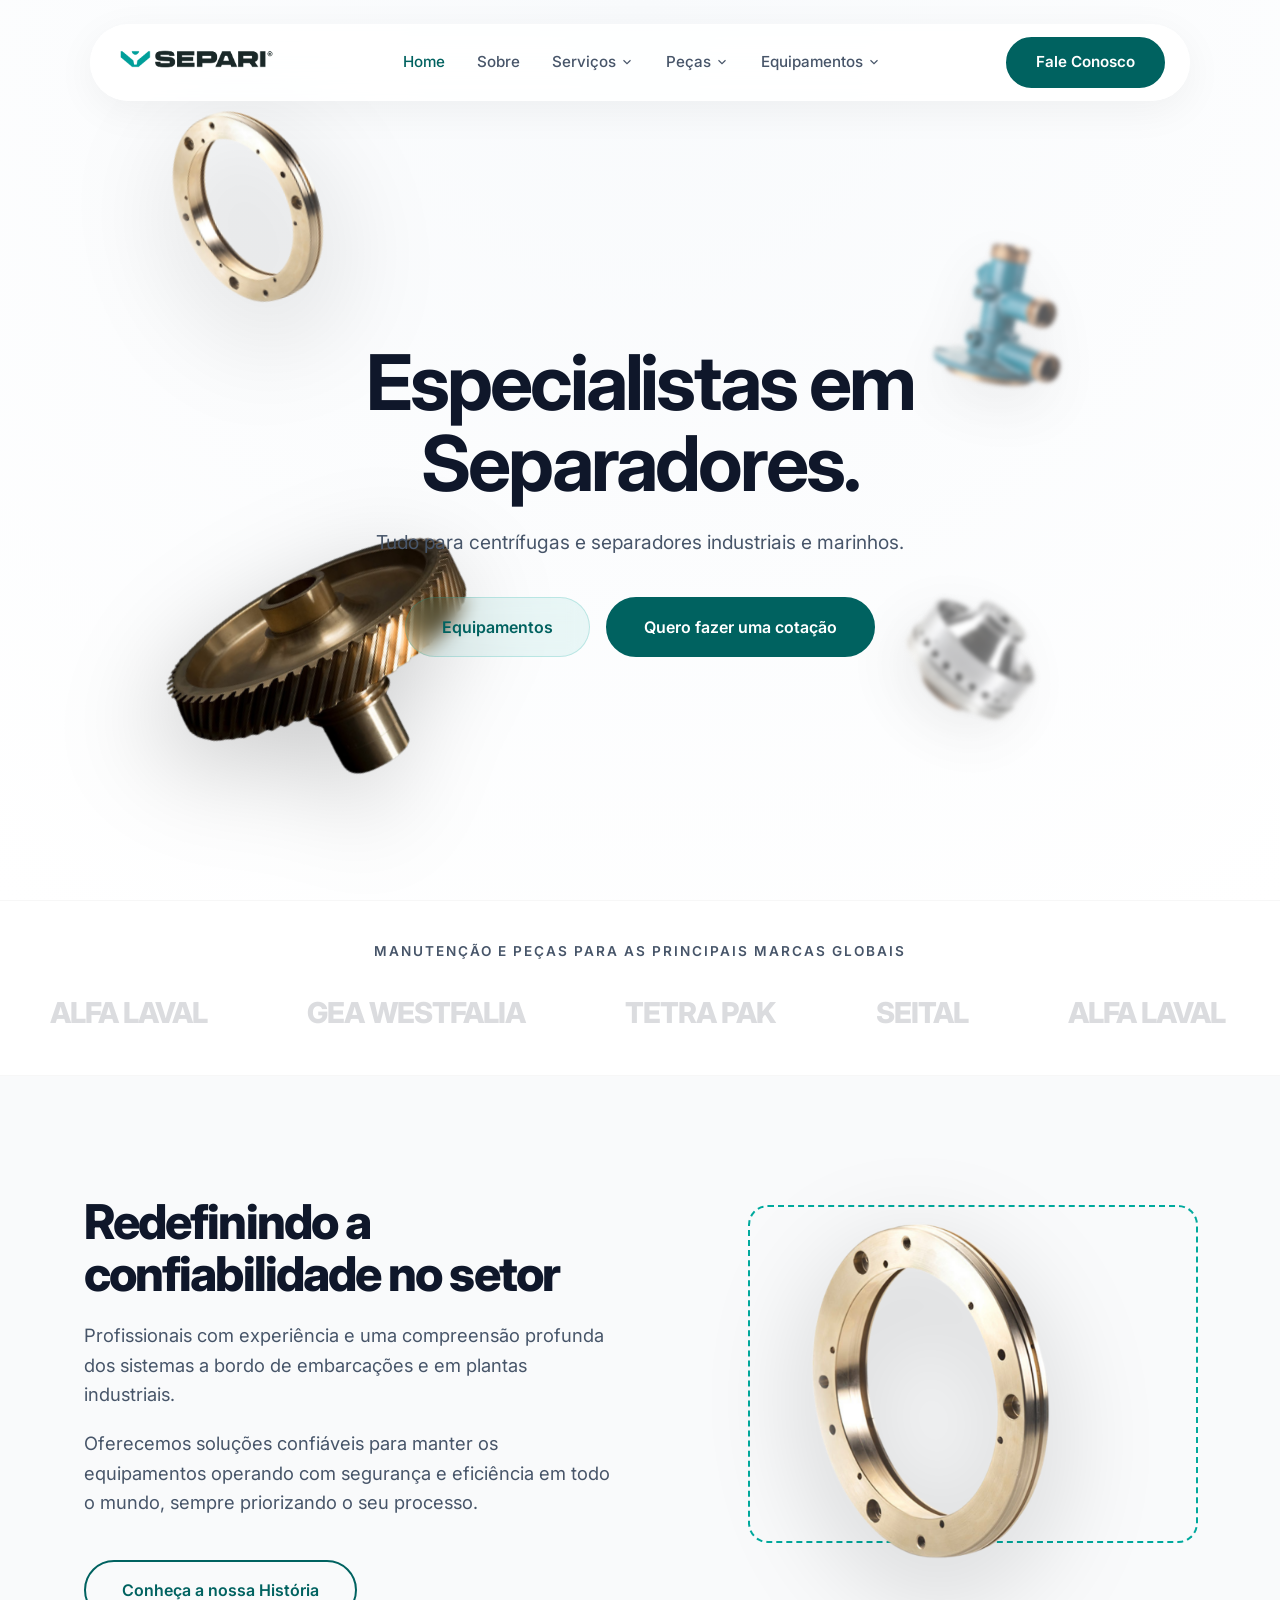
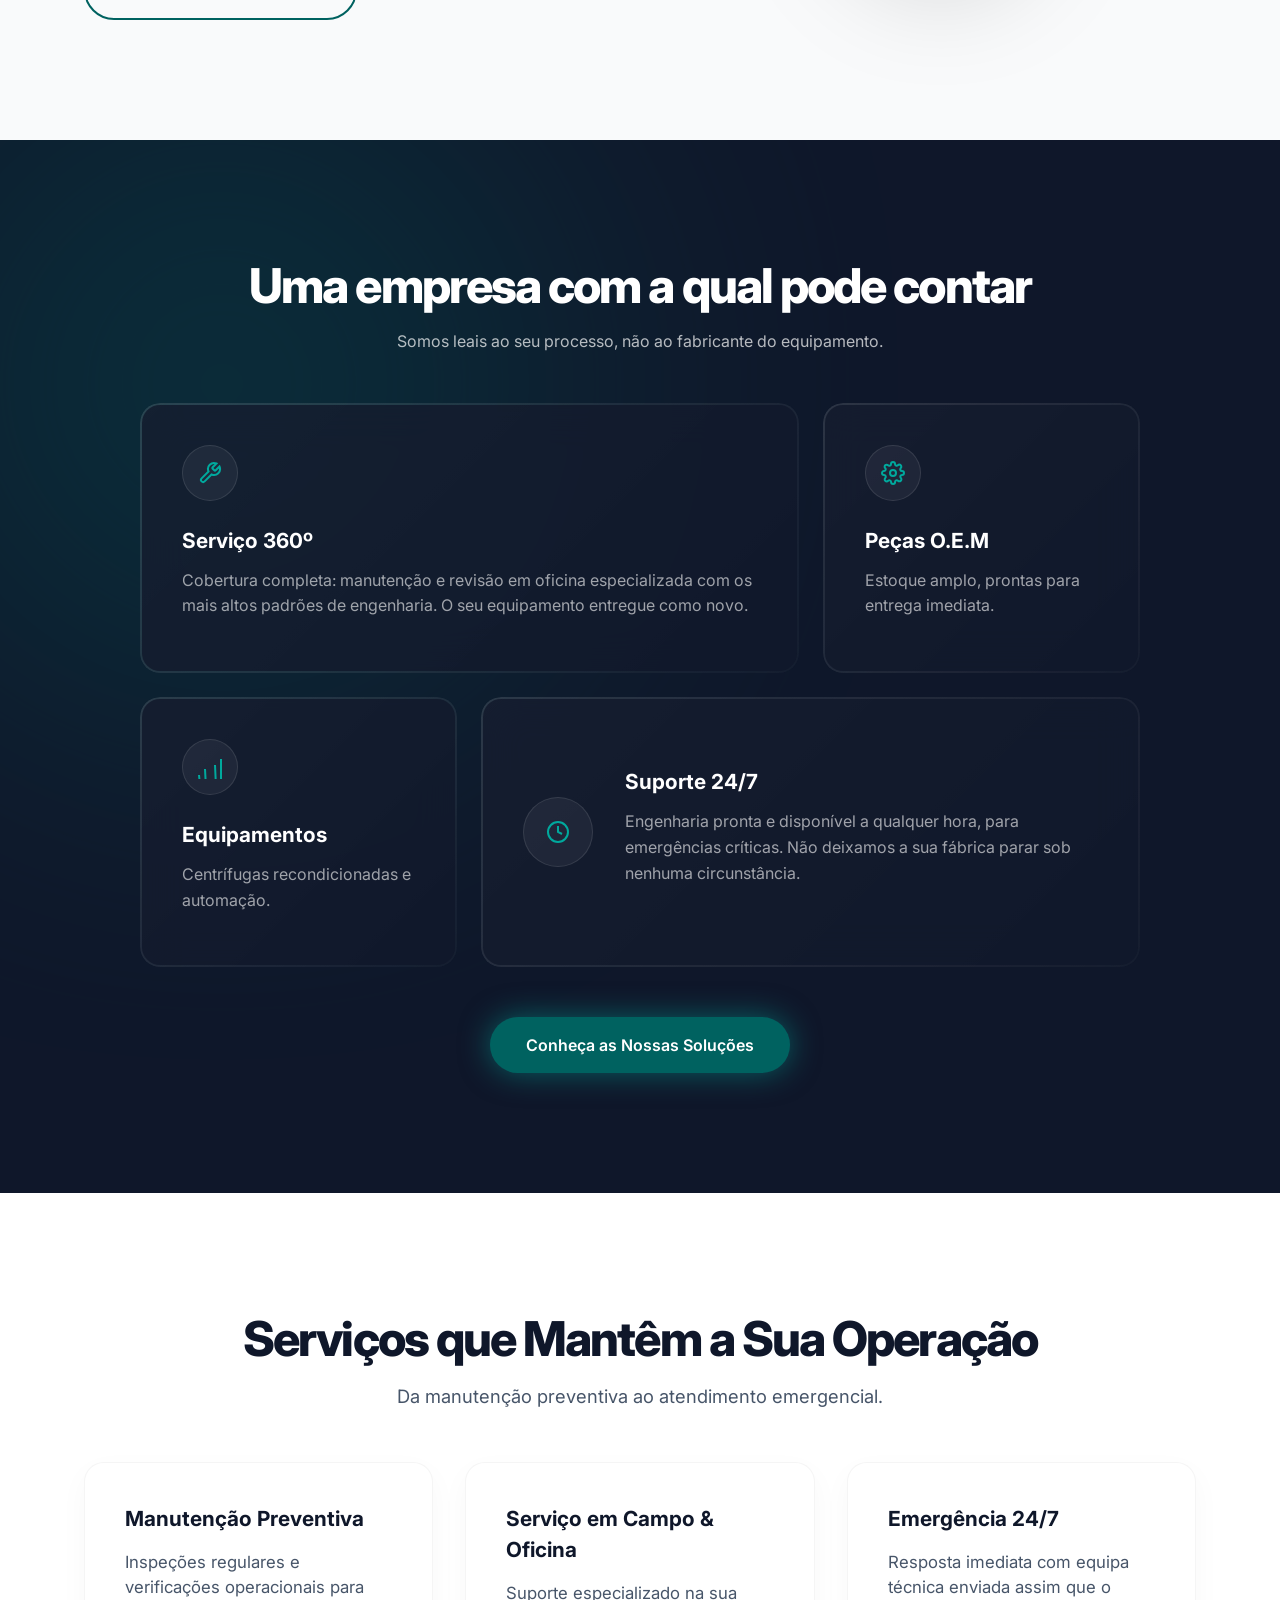
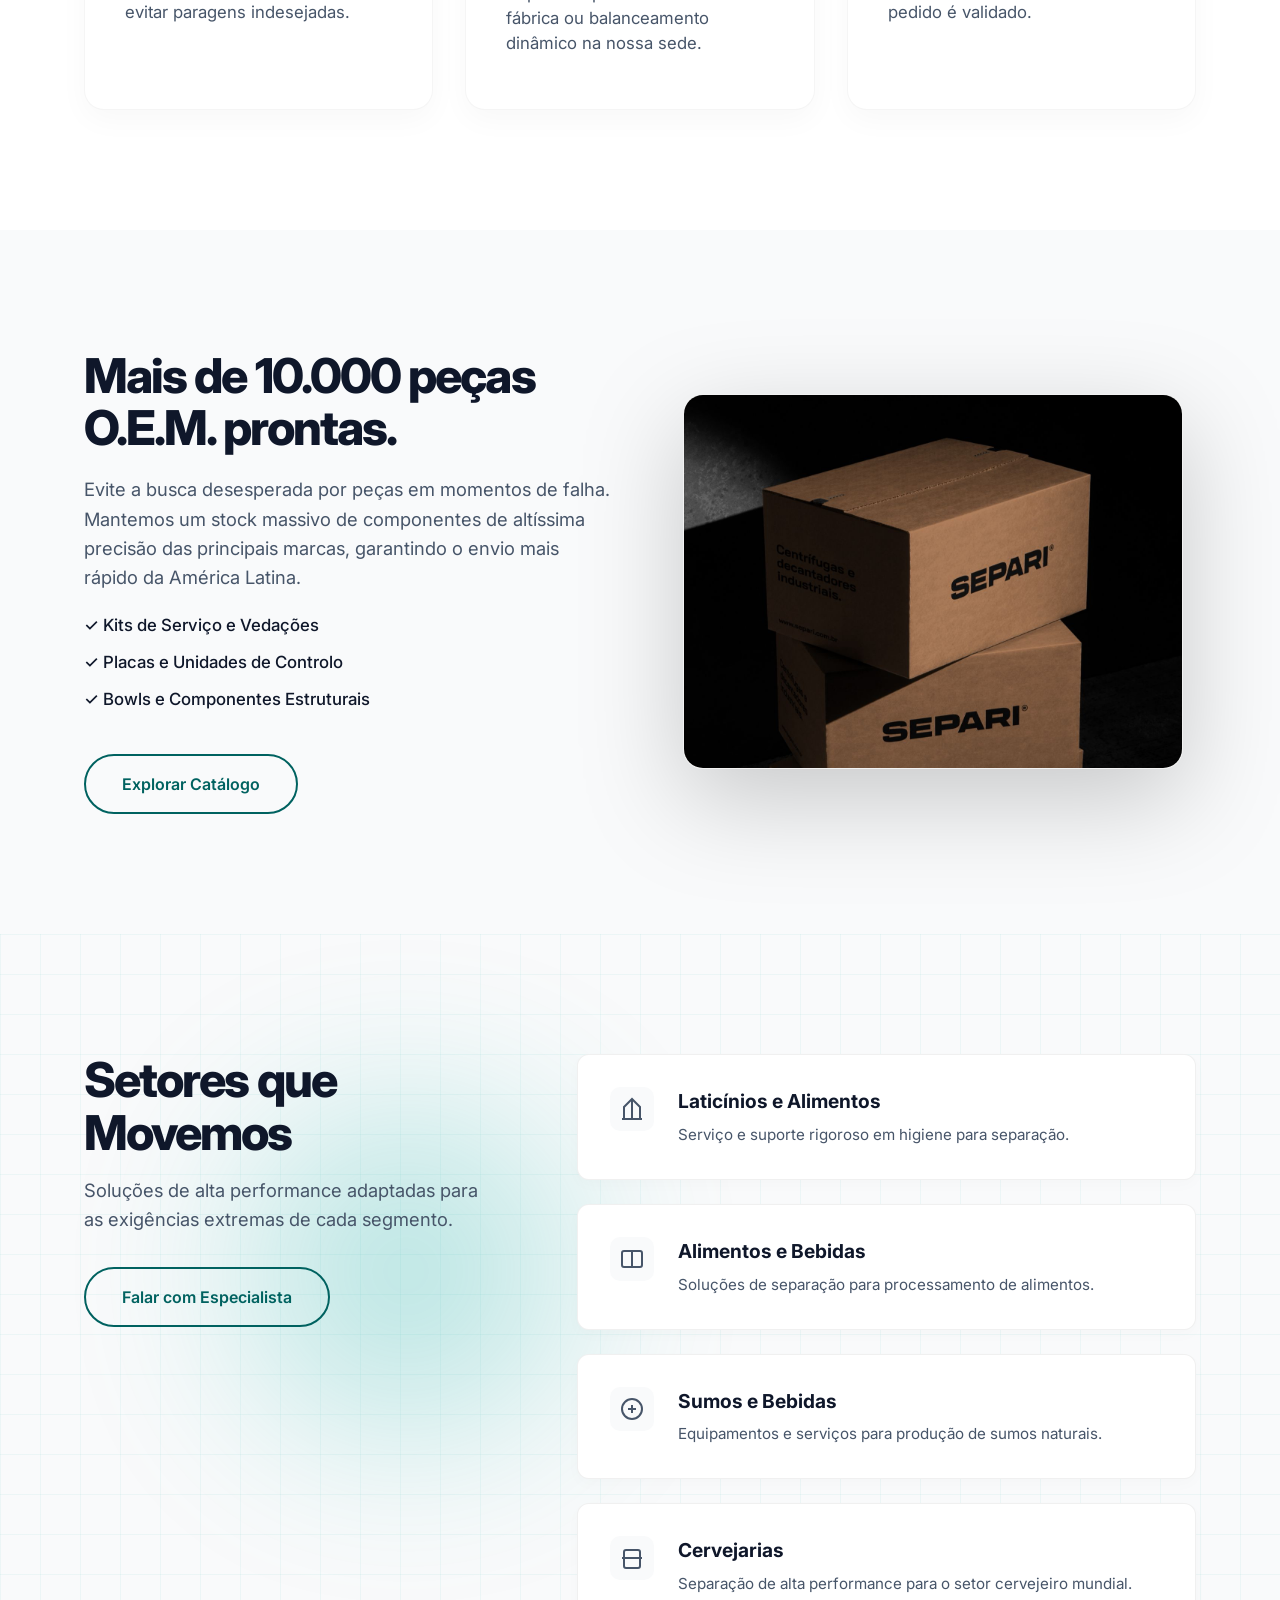
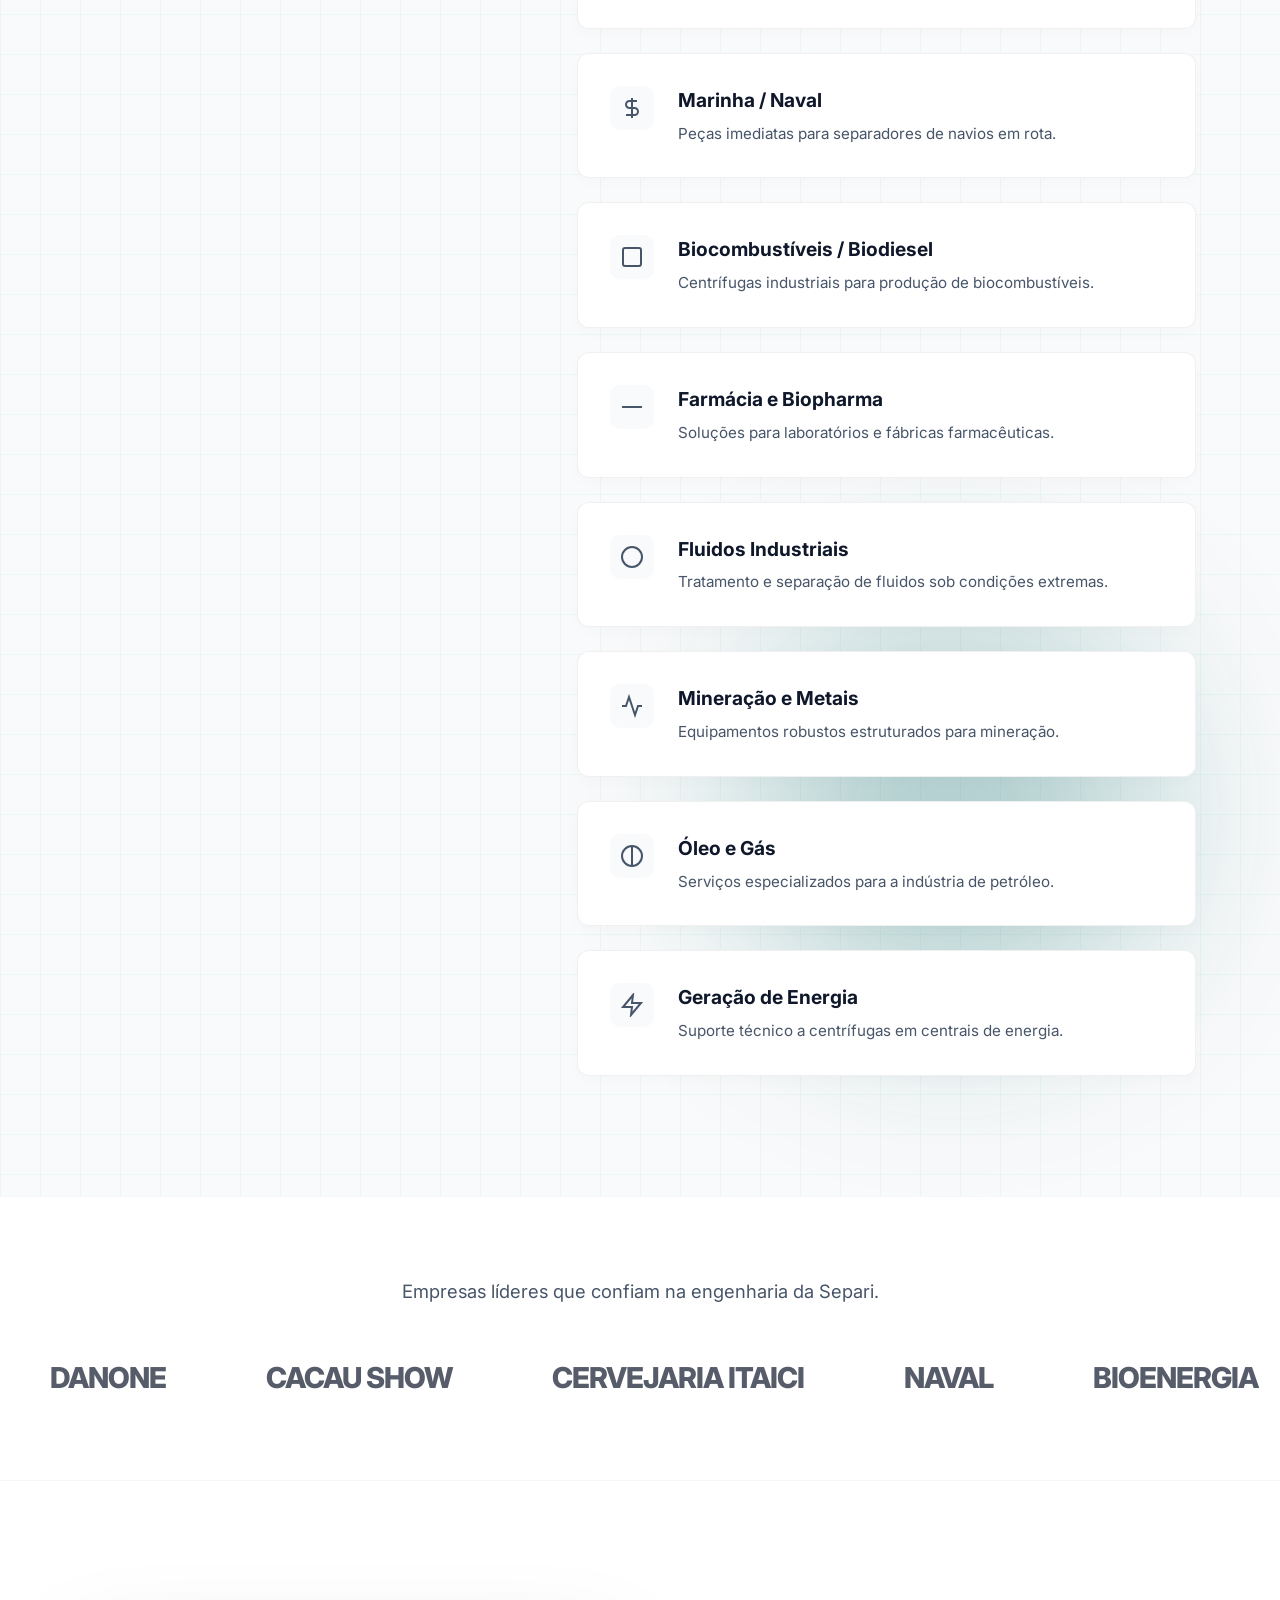
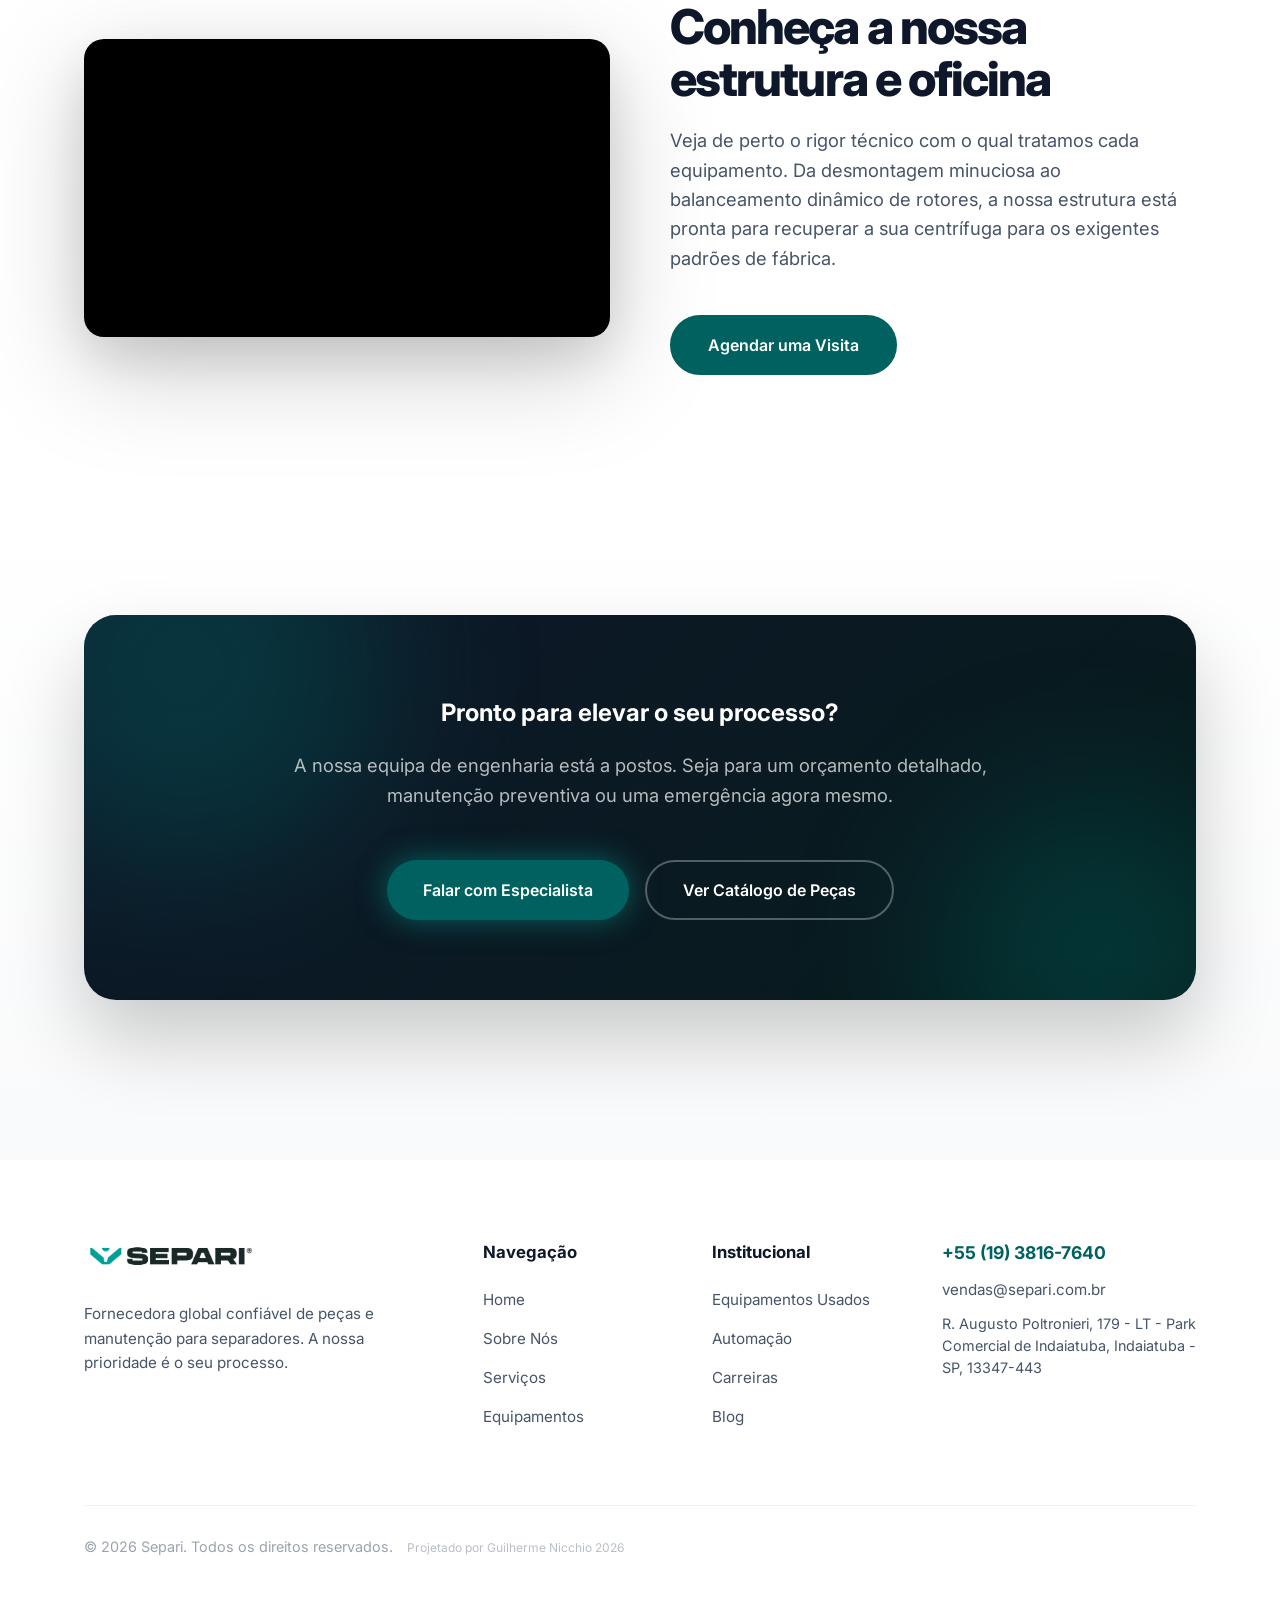
<file: index.html>
<!DOCTYPE html>
<html lang="pt-BR">
<head>
    <meta charset="UTF-8">
    <meta name="viewport" content="width=device-width, initial-scale=1.0">
    <title>Separi</title>
    <link href="https://fonts.googleapis.com/css2?family=Inter:wght@300;400;500;600;700;800&display=swap" rel="stylesheet">
    <link rel="stylesheet" href="style.css">
</head>
<body>

    <header class="navbar-wrapper">
        <div class="navbar" id="main-nav">
            <div class="logo">
                <a href="index.html"><img src="Separi-logo1.png" alt="Separi Logo"></a>
            </div>
            
            <nav class="nav-links" id="nav-links">
                <a href="index.html" class="nav-item" style="color: var(--teal-dark);">Home</a>
                <a href="sobre.html" class="nav-item">Sobre</a>
                
                <div class="dropdown">
                    <div class="nav-item dropdown-toggle">
                        <a href="servicos.html">Serviços</a>
                        <svg width="14" height="14" viewBox="0 0 24 24" fill="none" stroke="currentColor" stroke-width="2" class="caret"><polyline points="6 9 12 15 18 9"></polyline></svg>
                    </div>
                    <div class="dropdown-menu">
                        <a href="servicos.html#preventiva">Manutenção Preventiva</a>
                        <a href="servicos.html#revisao">Revisão Geral</a>
                        <a href="servicos.html#campo-oficina">Campo & Oficina</a>
                        <a href="servicos.html#emergencia">Emergência 24/7</a>
                    </div>
                </div>

                <div class="dropdown">
                    <div class="nav-item dropdown-toggle">
                        <a href="equipamentos.html#pecas">Peças</a>
                        <svg width="14" height="14" viewBox="0 0 24 24" fill="none" stroke="currentColor" stroke-width="2" class="caret"><polyline points="6 9 12 15 18 9"></polyline></svg>
                    </div>
                    <div class="dropdown-menu">
                        <a href="equipamentos.html#pecas">Alfa Laval</a>
                        <a href="equipamentos.html#pecas">GEA Westfalia</a>
                        <a href="equipamentos.html#pecas">Tetra Pak</a>
                        <a href="equipamentos.html#pecas">Seital</a>
                    </div>
                </div>
                
                <div class="dropdown">
                    <div class="nav-item dropdown-toggle">
                        <a href="equipamentos.html">Equipamentos</a>
                        <svg width="14" height="14" viewBox="0 0 24 24" fill="none" stroke="currentColor" stroke-width="2" class="caret"><polyline points="6 9 12 15 18 9"></polyline></svg>
                    </div>
                    <div class="dropdown-menu">
                        <a href="equipamentos.html#recondicionados">Recondicionados</a>
                        <a href="equipamentos.html#locacao">Locação de Bowls</a>
                        <a href="equipamentos.html#automacao">Automação</a>
                    </div>
                </div>

                <a href="https://wa.me/551938167640" target="_blank" class="btn btn-primary btn-sm mobile-only-btn">Fale Conosco</a>
            </nav>

            <div class="nav-actions">
                <a href="https://wa.me/551938167640" target="_blank" class="btn btn-primary btn-sm desktop-only-btn">Fale Conosco</a>
            </div>

            <div class="menu-toggle" id="mobile-menu">
                <span class="bar"></span>
                <span class="bar"></span>
                <span class="bar"></span>
            </div>
        </div>
    </header>

    <section id="home" class="hero">
        <div class="parallax-wrapper wrap-a parallax" data-speed="-1.2">
            <img src="5.jpg" alt="Peça 1" class="floating-img float-1 shadow-deep" style="border-radius: 50%;">
        </div>
        <div class="parallax-wrapper wrap-b parallax" data-speed="1.5">
            <img src="4.png" alt="Peça 2" class="floating-img float-2 shadow-deep blur-sm">
        </div>
        <div class="parallax-wrapper wrap-c parallax" data-speed="-1.8">
            <img src="2.png" alt="Peça 3" class="floating-img float-3 shadow-deep">
        </div>

        <div class="parallax-wrapper wrap-e parallax" data-speed="0.8">
            <img src="3.png" alt="Peça Decorativa" class="floating-img float-1 shadow-deep blur-sm">
        </div>

        <div class="container hero-content">
            <div class="hero-text reveal">
                <h1>Especialistas em Separadores.</h1>
                <p>Tudo para centrífugas e separadores industriais e marinhos.</p>
                <div class="hero-ctas mt-20">
                    <a href="equipamentos.html" class="btn btn-glass highlight">Equipamentos</a>
                    <a href="https://wa.me/551938167640" target="_blank" class="btn btn-primary">Quero fazer uma cotação</a>
                </div>
            </div>
        </div>
    </section>

    <section class="brands-carousel">
        <div class="container">
            <p class="carousel-title reveal">Manutenção e peças para as principais marcas globais</p>
        </div>
        <div class="carousel-track-container reveal">
            <div class="carousel-track">
                <div class="carousel-content">
                    <div class="brand-item">ALFA LAVAL</div>
                    <div class="brand-item">GEA WESTFALIA</div>
                    <div class="brand-item">TETRA PAK</div>
                    <div class="brand-item">SEITAL</div>
                </div>
                <div class="carousel-content">
                    <div class="brand-item">ALFA LAVAL</div>
                    <div class="brand-item">GEA WESTFALIA</div>
                    <div class="brand-item">TETRA PAK</div>
                    <div class="brand-item">SEITAL</div>
                </div>
            </div>
        </div>
    </section>

    <section id="sobre" class="section-padding bg-gray-light">
        <div class="container grid-2 align-center reveal gap-60">
            <div class="text-block">
                <h2 class="section-title">Redefinindo a confiabilidade no setor</h2>
                <p class="text-lg mt-20">Profissionais com experiência e uma compreensão profunda dos sistemas a bordo de embarcações e em plantas industriais.</p>
                <p class="text-lg mt-20">Oferecemos soluções confiáveis para manter os equipamentos operando com segurança e eficiência em todo o mundo, sempre priorizando o seu processo.</p>
                <a href="sobre.html" class="btn btn-outline mt-30 w-100-mobile">Conheça a nossa História</a>
            </div>
            <div class="about-image-wrapper">
                <img src="5.jpg" alt="Estrutura Separi" class="about-main-img shadow-deep">
                <div class="about-decorator"></div>
            </div>
        </div>
    </section>

    <section id="valor" class="value-prop section-padding">
        <div class="value-bg-shape"></div>
        <div class="container value-container">
            <div class="value-text reveal text-center">
                <h2 class="section-title text-white">Uma empresa com a qual pode contar</h2>
                <p class="text-white-muted mb-50 max-width-text">Somos leais ao seu processo, não ao fabricante do equipamento.</p>
            </div>

            <div class="bento-grid bento-staggered" id="home-bento">
                <div class="bento-item bento-large reveal glass-panel card-stagger-1" style="transition-delay: 0.1s;">
                    <div class="bento-content">
                        <div class="icon-circle"><svg viewBox="0 0 24 24" fill="none" stroke="currentColor" stroke-width="2"><path d="M14.7 6.3a1 1 0 0 0 0 1.4l1.6 1.6a1 1 0 0 0 1.4 0l3.77-3.77a6 6 0 0 1-7.94 7.94l-6.91 6.91a2.12 2.12 0 0 1-3-3l6.91-6.91a6 6 0 0 1 7.94-7.94l-3.76 3.76z"></path></svg></div>
                        <h3>Serviço 360º</h3>
                        <p>Cobertura completa: manutenção e revisão em oficina especializada com os mais altos padrões de engenharia. O seu equipamento entregue como novo.</p>
                    </div>
                    <div class="bento-glow"></div>
                </div>

                <div class="bento-item bento-small-1 reveal glass-panel card-stagger-2" style="transition-delay: 0.2s;">
                    <div class="bento-content">
                        <div class="icon-circle"><svg viewBox="0 0 24 24" fill="none" stroke="currentColor" stroke-width="2"><circle cx="12" cy="12" r="3"></circle><path d="M19.4 15a1.65 1.65 0 0 0 .33 1.82l.06.06a2 2 0 0 1 0 2.83 2 2 0 0 1-2.83 0l-.06-.06a1.65 1.65 0 0 0-1.82-.33 1.65 1.65 0 0 0-1 1.51V21a2 2 0 0 1-2 2 2 2 0 0 1-2-2v-.09A1.65 1.65 0 0 0 9 19.4a1.65 1.65 0 0 0-1.82.33l-.06.06a2 2 0 0 1-2.83 0 2 2 0 0 1 0-2.83l.06-.06a1.65 1.65 0 0 0 .33-1.82 1.65 1.65 0 0 0-1.51-1H3a2 2 0 0 1-2-2 2 2 0 0 1 2-2h.09A1.65 1.65 0 0 0 4.6 9a1.65 1.65 0 0 0-.33-1.82l-.06-.06a2 2 0 0 1 0-2.83 2 2 0 0 1 2.83 0l.06.06a1.65 1.65 0 0 0 1.82.33H9a1.65 1.65 0 0 0 1-1.51V3a2 2 0 0 1 2-2 2 2 0 0 1 2 2v.09a1.65 1.65 0 0 0 1 1.51 1.65 1.65 0 0 0 1.82-.33l.06-.06a2 2 0 0 1 2.83 0 2 2 0 0 1 0 2.83l-.06.06a1.65 1.65 0 0 0-.33 1.82V9a1.65 1.65 0 0 0 1.51 1H21a2 2 0 0 1 2 2 2 2 0 0 1-2 2h-.09a1.65 1.65 0 0 0-1.51 1z"></path></svg></div>
                        <h3>Peças O.E.M</h3>
                        <p>Estoque amplo, prontas para entrega imediata.</p>
                    </div>
                    <div class="bento-glow"></div>
                </div>

                <div class="bento-item bento-small-2 reveal glass-panel card-stagger-3" style="transition-delay: 0.3s;">
                    <div class="bento-content">
                        <div class="icon-circle"><svg viewBox="0 0 24 24" fill="none" stroke="currentColor" stroke-width="2"><polyline points="23 4 23 140 17 10"></polyline><polyline points="1 20 14 146 7 14"></polyline><path d="M3.51 9a9 9 0 4 5 20.49 15"></path></svg></div>
                        <h3>Equipamentos</h3>
                        <p>Centrífugas recondicionadas e automação.</p>
                    </div>
                    <div class="bento-glow"></div>
                </div>

                <div class="bento-item bento-wide reveal glass-panel card-stagger-4" style="transition-delay: 0.4s;">
                    <div class="bento-content flex-row">
                        <div class="icon-circle flex-shrink"><svg viewBox="0 0 24 24" fill="none" stroke="currentColor" stroke-width="2"><circle cx="12" cy="12" r="10"></circle><polyline points="12 6 12 12 16 14"></polyline></svg></div>
                        <div>
                            <h3>Suporte 24/7</h3>
                            <p>Engenharia pronta e disponível a qualquer hora, para emergências críticas. Não deixamos a sua fábrica parar sob nenhuma circunstância.</p>
                        </div>
                    </div>
                    <div class="bento-glow"></div>
                </div>
            </div>
            
            <div class="text-center mt-50 reveal" style="position: relative; z-index: 2;">
                <a href="servicos.html" class="btn btn-primary shadow-glow w-100-mobile">Conheça as Nossas Soluções</a>
            </div>
        </div>
    </section>

    <section id="servicos" class="section-padding">
        <div class="container reveal">
            <div class="text-center mb-50">
                <h2 class="section-title">Serviços que Mantêm a Sua Operação</h2>
                <p class="max-width-text text-lg">Da manutenção preventiva ao atendimento emergencial.</p>
            </div>
            <div class="grid-3">
                <div class="webflow-card border-hover">
                    <h4>Manutenção Preventiva</h4>
                    <p>Inspeções regulares e verificações operacionais para evitar paragens indesejadas.</p>
                </div>
                <div class="webflow-card border-hover">
                    <h4>Serviço em Campo & Oficina</h4>
                    <p>Suporte especializado na sua fábrica ou balanceamento dinâmico na nossa sede.</p>
                </div>
                <div class="webflow-card border-hover">
                    <h4>Emergência 24/7</h4>
                    <p>Resposta imediata com equipa técnica enviada assim que o pedido é validado.</p>
                </div>
            </div>
        </div>
    </section>

    <section id="pecas" class="section-padding bg-gray-light">
        <div class="container grid-2 align-center reveal gap-60">
            <div class="text-block">
                <h2 class="section-title">Mais de 10.000 peças O.E.M. prontas.</h2>
                <p class="text-lg mt-20">Evite a busca desesperada por peças em momentos de falha. Mantemos um stock massivo de componentes de altíssima precisão das principais marcas, garantindo o envio mais rápido da América Latina.</p>
                <div class="checklist mt-20">
                    <p>✓ Kits de Serviço e Vedações</p>
                    <p>✓ Placas e Unidades de Controlo</p>
                    <p>✓ Bowls e Componentes Estruturais</p>
                </div>
                <a href="https://wa.me/551938167640" target="_blank" class="btn btn-outline mt-30 w-100-mobile">Explorar Catálogo</a>
            </div>
            <div class="image-block proportion-box border-dark shadow-deep">
                <div class="placeholder-art">
                    <img src="caixa.jpg" alt="Peças Separi" width="100%" style="object-fit: cover; height: 100%;">
                </div>
            </div>
        </div>
    </section>

    <section id="setores" class="section-padding relative-section" style="overflow: visible;">
        <div class="bg-layer" style="position: absolute; inset: 0; overflow: hidden; z-index: 0;">
            <div class="sectors-bg-pattern"></div>
            <div class="tech-orb tech-orb-1"></div>
            <div class="tech-orb tech-orb-2"></div>
        </div>

        <div class="container sectors-sticky-layout relative-z">
            <div class="sticky-sidebar reveal">
                <h2 class="section-title">Setores que Movemos</h2>
                <p class="text-lg">Soluções de alta performance adaptadas para as exigências extremas de cada segmento.</p>
                <a href="https://wa.me/551938167640" target="_blank" class="btn btn-outline mt-20 hidden-mobile">Falar com Especialista</a>
            </div>

            <div class="scrolling-content">
                <div class="sector-list-item scroll-glow-item">
                    <div class="icon-svg"><svg viewBox="0 0 24 24" fill="none" stroke="currentColor" stroke-width="2"><path d="M2 22h20"></path><path d="M12 2v20"></path><path d="M4 22V10l8-8 8 8v12"></path></svg></div>
                    <div><h4>Laticínios e Alimentos</h4><p>Serviço e suporte rigoroso em higiene para separação.</p></div>
                </div>
                <div class="sector-list-item scroll-glow-item">
                    <div class="icon-svg"><svg viewBox="0 0 24 24" fill="none" stroke="currentColor" stroke-width="2"><rect x="2" y="4" width="20" height="16" rx="2"></rect><path d="M12 4v16"></path></svg></div>
                    <div><h4>Alimentos e Bebidas</h4><p>Soluções de separação para processamento de alimentos.</p></div>
                </div>
                <div class="sector-list-item scroll-glow-item">
                    <div class="icon-svg"><svg viewBox="0 0 24 24" fill="none" stroke="currentColor" stroke-width="2"><circle cx="12" cy="12" r="10"></circle><path d="M12 8v8"></path><path d="M8 12h8"></path></svg></div>
                    <div><h4>Sumos e Bebidas</h4><p>Equipamentos e serviços para produção de sumos naturais.</p></div>
                </div>
                <div class="sector-list-item scroll-glow-item">
                    <div class="icon-svg"><svg viewBox="0 0 24 24" fill="none" stroke="currentColor" stroke-width="2"><path d="M2 12h20"></path><path d="M20 12v8a2 2 0 0 1-2 2H6a2 2 0 0 1-2-2v-8"></path><path d="M4 12V6a2 2 0 0 1 2-2h12a2 2 0 0 1 2 2v6"></path></svg></div>
                    <div><h4>Cervejarias</h4><p>Separação de alta performance para o setor cervejeiro mundial.</p></div>
                </div>
                <div class="sector-list-item scroll-glow-item">
                    <div class="icon-svg"><svg viewBox="0 0 24 24" fill="none" stroke="currentColor" stroke-width="2"><path d="M12 2v20"></path><path d="M17 5H9.5a3.5 3.5 0 0 0 0 7h5a3.5 3.5 0 0 1 0 7H6"></path></svg></div>
                    <div><h4>Marinha / Naval</h4><p>Peças imediatas para separadores de navios em rota.</p></div>
                </div>
                <div class="sector-list-item scroll-glow-item">
                    <div class="icon-svg"><svg viewBox="0 0 24 24" fill="none" stroke="currentColor" stroke-width="2"><rect x="3" y="3" width="18" height="18" rx="2" ry="2"></rect></svg></div>
                    <div><h4>Biocombustíveis / Biodiesel</h4><p>Centrífugas industriais para produção de biocombustíveis.</p></div>
                </div>
                <div class="sector-list-item scroll-glow-item">
                    <div class="icon-svg"><svg viewBox="0 0 24 24" fill="none" stroke="currentColor" stroke-width="2"><path d="M2 12h20"></path><path d="M2 12h20"></path></svg></div>
                    <div><h4>Farmácia e Biopharma</h4><p>Soluções para laboratórios e fábricas farmacêuticas.</p></div>
                </div>
                <div class="sector-list-item scroll-glow-item">
                    <div class="icon-svg"><svg viewBox="0 0 24 24" fill="none" stroke="currentColor" stroke-width="2"><circle cx="12" cy="12" r="10"></circle></svg></div>
                    <div><h4>Fluidos Industriais</h4><p>Tratamento e separação de fluidos sob condições extremas.</p></div>
                </div>
                <div class="sector-list-item scroll-glow-item">
                    <div class="icon-svg"><svg viewBox="0 0 24 24" fill="none" stroke="currentColor" stroke-width="2"><polyline points="22 12 18 12 15 21 9 3 6 12 2 12"></polyline></svg></div>
                    <div><h4>Mineração e Metais</h4><p>Equipamentos robustos estruturados para mineração.</p></div>
                </div>
                <div class="sector-list-item scroll-glow-item">
                    <div class="icon-svg"><svg viewBox="0 0 24 24" fill="none" stroke="currentColor" stroke-width="2"><circle cx="12" cy="12" r="10"></circle><path d="M12 2v20"></path></svg></div>
                    <div><h4>Óleo e Gás</h4><p>Serviços especializados para a indústria de petróleo.</p></div>
                </div>
                <div class="sector-list-item scroll-glow-item">
                    <div class="icon-svg"><svg viewBox="0 0 24 24" fill="none" stroke="currentColor" stroke-width="2"><polygon points="13 2 3 14 12 14 11 22 21 10 12 10 13 2"></polygon></svg></div>
                    <div><h4>Geração de Energia</h4><p>Suporte técnico a centrífugas em centrais de energia.</p></div>
                </div>
            </div>
        </div>
    </section>

    <section class="brands-carousel bg-gray-light" style="padding: 80px 0;">
        <div class="container">
            <p class="text-center mb-50 reveal max-width-text text-lg">Empresas líderes que confiam na engenharia da Separi.</p>
        </div>
        <div class="carousel-track-container reveal">
            <div class="carousel-track track-clients">
                <div class="carousel-content">
                    <div class="client-item">DANONE</div>
                    <div class="client-item">CACAU SHOW</div>
                    <div class="client-item">CERVEJARIA ITAICI</div>
                    <div class="client-item">NAVAL</div>
                    <div class="client-item">BIOENERGIA</div>
                </div>
                <div class="carousel-content">
                    <div class="client-item">DANONE</div>
                    <div class="client-item">CACAU SHOW</div>
                    <div class="client-item">CERVEJARIA ITAICI</div>
                    <div class="client-item">NAVAL</div>
                    <div class="client-item">BIOENERGIA</div>
                </div>
            </div>
        </div>
    </section>

    <section id="video-tour" class="section-padding">
        <div class="container grid-2 align-center gap-60 reveal">
            <div class="video-container shadow-deep">
                <iframe src="" title="YouTube video player" frameborder="0" allow="accelerometer; autoplay; clipboard-write; encrypted-media; gyroscope; picture-in-picture; web-share" referrerpolicy="strict-origin-when-cross-origin" allowfullscreen></iframe>
            </div>
            <div class="text-block">
                <h2 class="section-title">Conheça a nossa estrutura e oficina</h2>
                <p class="text-lg mt-20">Veja de perto o rigor técnico com o qual tratamos cada equipamento. Da desmontagem minuciosa ao balanceamento dinâmico de rotores, a nossa estrutura está pronta para recuperar a sua centrífuga para os exigentes padrões de fábrica.</p>
                <a href="https://wa.me/551938167640" target="_blank" class="btn btn-primary mt-30 w-100-mobile">Agendar uma Visita</a>
            </div>
        </div>
    </section>

    <section id="contato" class="final-cta-wrapper section-padding">
        <div class="container">
            <div class="cta-overlay-card reveal">
                <div class="cta-content">
                    <h2 class="text-white">Pronto para elevar o seu processo?</h2>
                    <p class="text-white-muted text-lg mt-20 max-width-text">A nossa equipa de engenharia está a postos. Seja para um orçamento detalhado, manutenção preventiva ou uma emergência agora mesmo.</p>
                    <div class="cta-buttons mt-50">
                        <a href="https://wa.me/551938167640" target="_blank" class="btn btn-primary shadow-glow w-100-mobile">Falar com Especialista</a>
                        <a href="equipamentos.html#pecas" class="btn btn-outline-light w-100-mobile">Ver Catálogo de Peças</a>
                    </div>
                </div>
                <div class="cta-decoration">
                    <div class="circle-dec circle-1"></div>
                    <div class="circle-dec circle-2"></div>
                </div>
            </div>
        </div>
    </section>

    <footer class="site-footer">
        <div class="container">
            <div class="footer-grid">
                <div class="footer-brand">
                    <img src="Separi-logo1.png" alt="Separi Logo" class="footer-logo">
                    <p>Fornecedora global confiável de peças e manutenção para separadores. A nossa prioridade é o seu processo.</p>
                </div>
                
                <div class="footer-links">
                    <h4>Navegação</h4>
                    <a href="index.html">Home</a>
                    <a href="sobre.html">Sobre Nós</a>
                    <a href="servicos.html">Serviços</a>
                    <a href="equipamentos.html">Equipamentos</a>
                </div>

                <div class="footer-links">
                    <h4>Institucional</h4>
                    <a href="equipamentos.html#recondicionados">Equipamentos Usados</a>
                    <a href="equipamentos.html#automacao">Automação</a>
                    <a href="#">Carreiras</a>
                    <a href="#">Blog</a>
                </div>

                <div class="footer-contact">
                   
                    <p><a href="https://wa.me/551938167640" target="_blank" style="color: var(--teal-dark); font-size: 1.1rem; font-weight: 700;">+55 (19) 3816-7640</a></p>
                    <p>vendas@separi.com.br</p>
                    <p style="font-size: 0.9rem;">R. Augusto Poltronieri, 179 - LT - Park Comercial de Indaiatuba, Indaiatuba - SP, 13347-443</p>
                </div>
            </div>
            
            <div class="footer-bottom">
                <p>© 2026 Separi. Todos os direitos reservados. <span class="footer-credit">Projetado por Guilherme Nicchio 2026</span></p>
            </div>
        </div>
    </footer>

    <script src="script.js"></script>
</body>
</html>
</file>
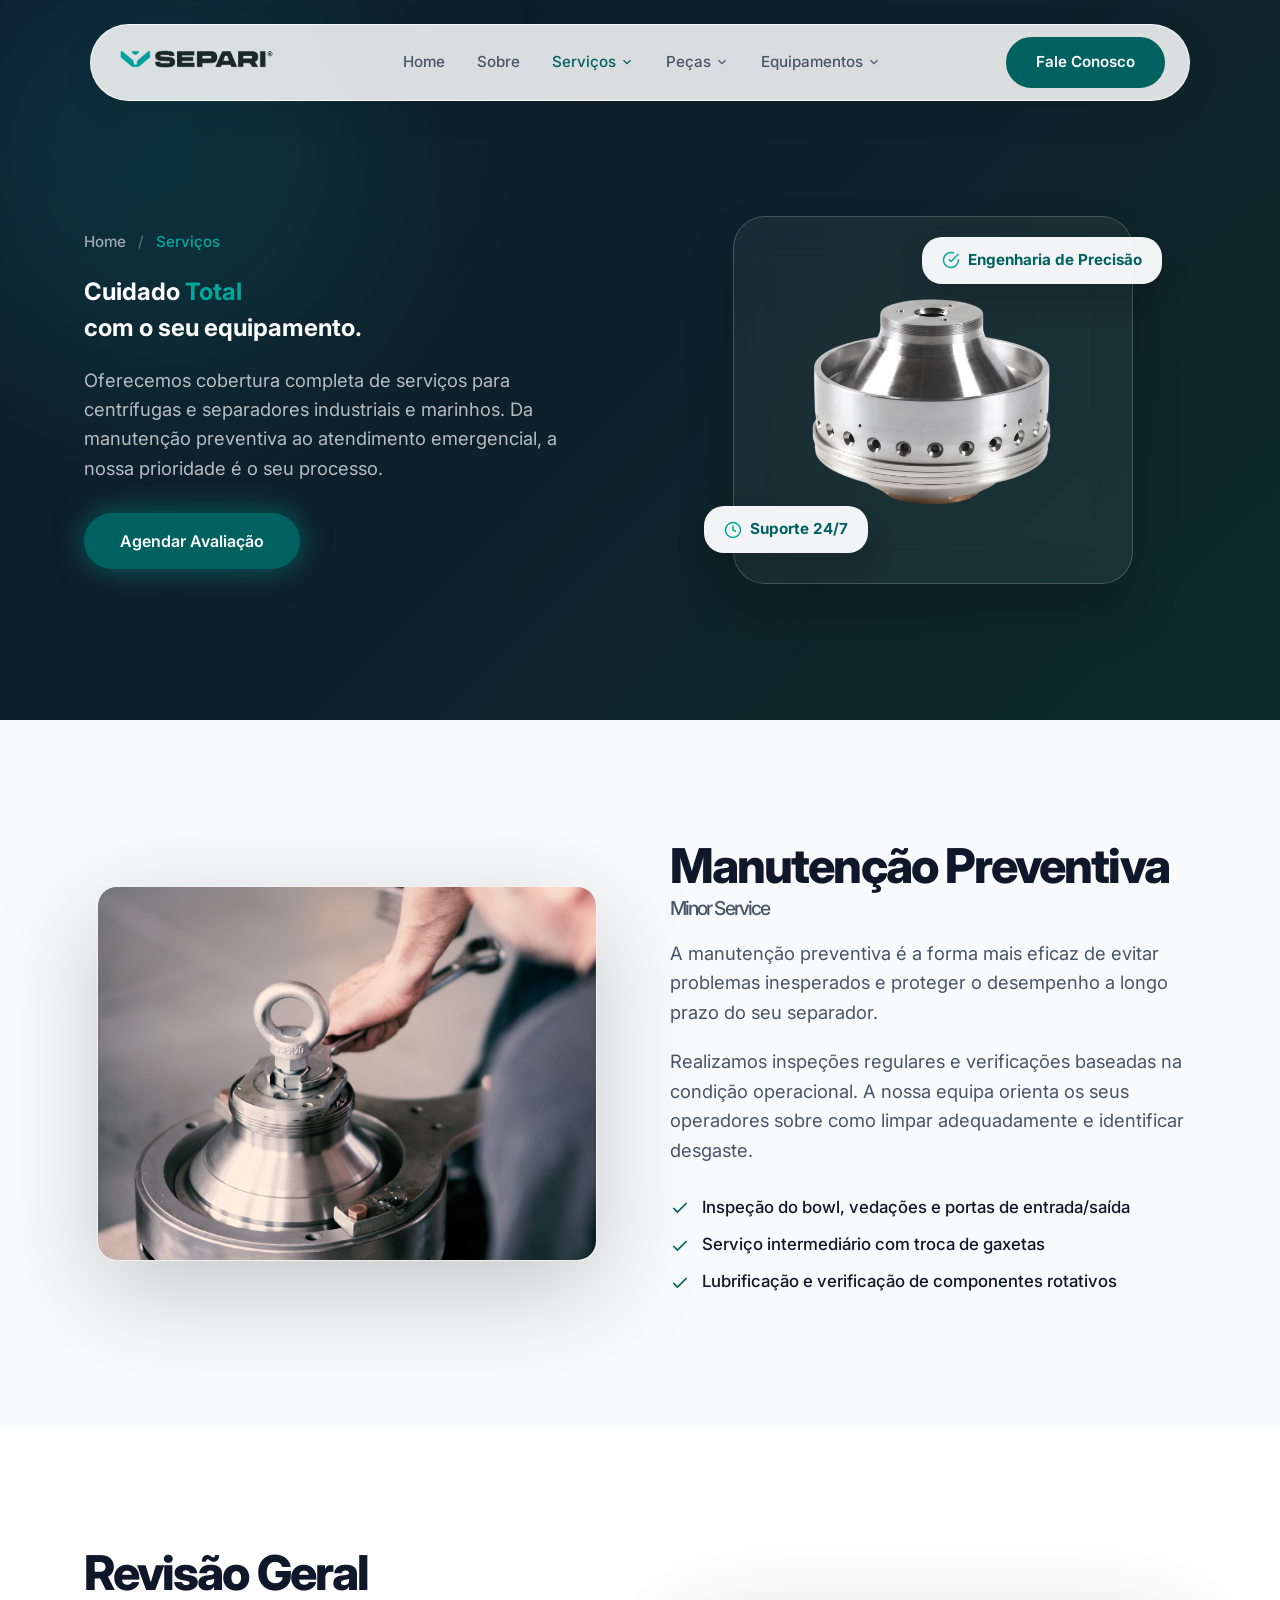
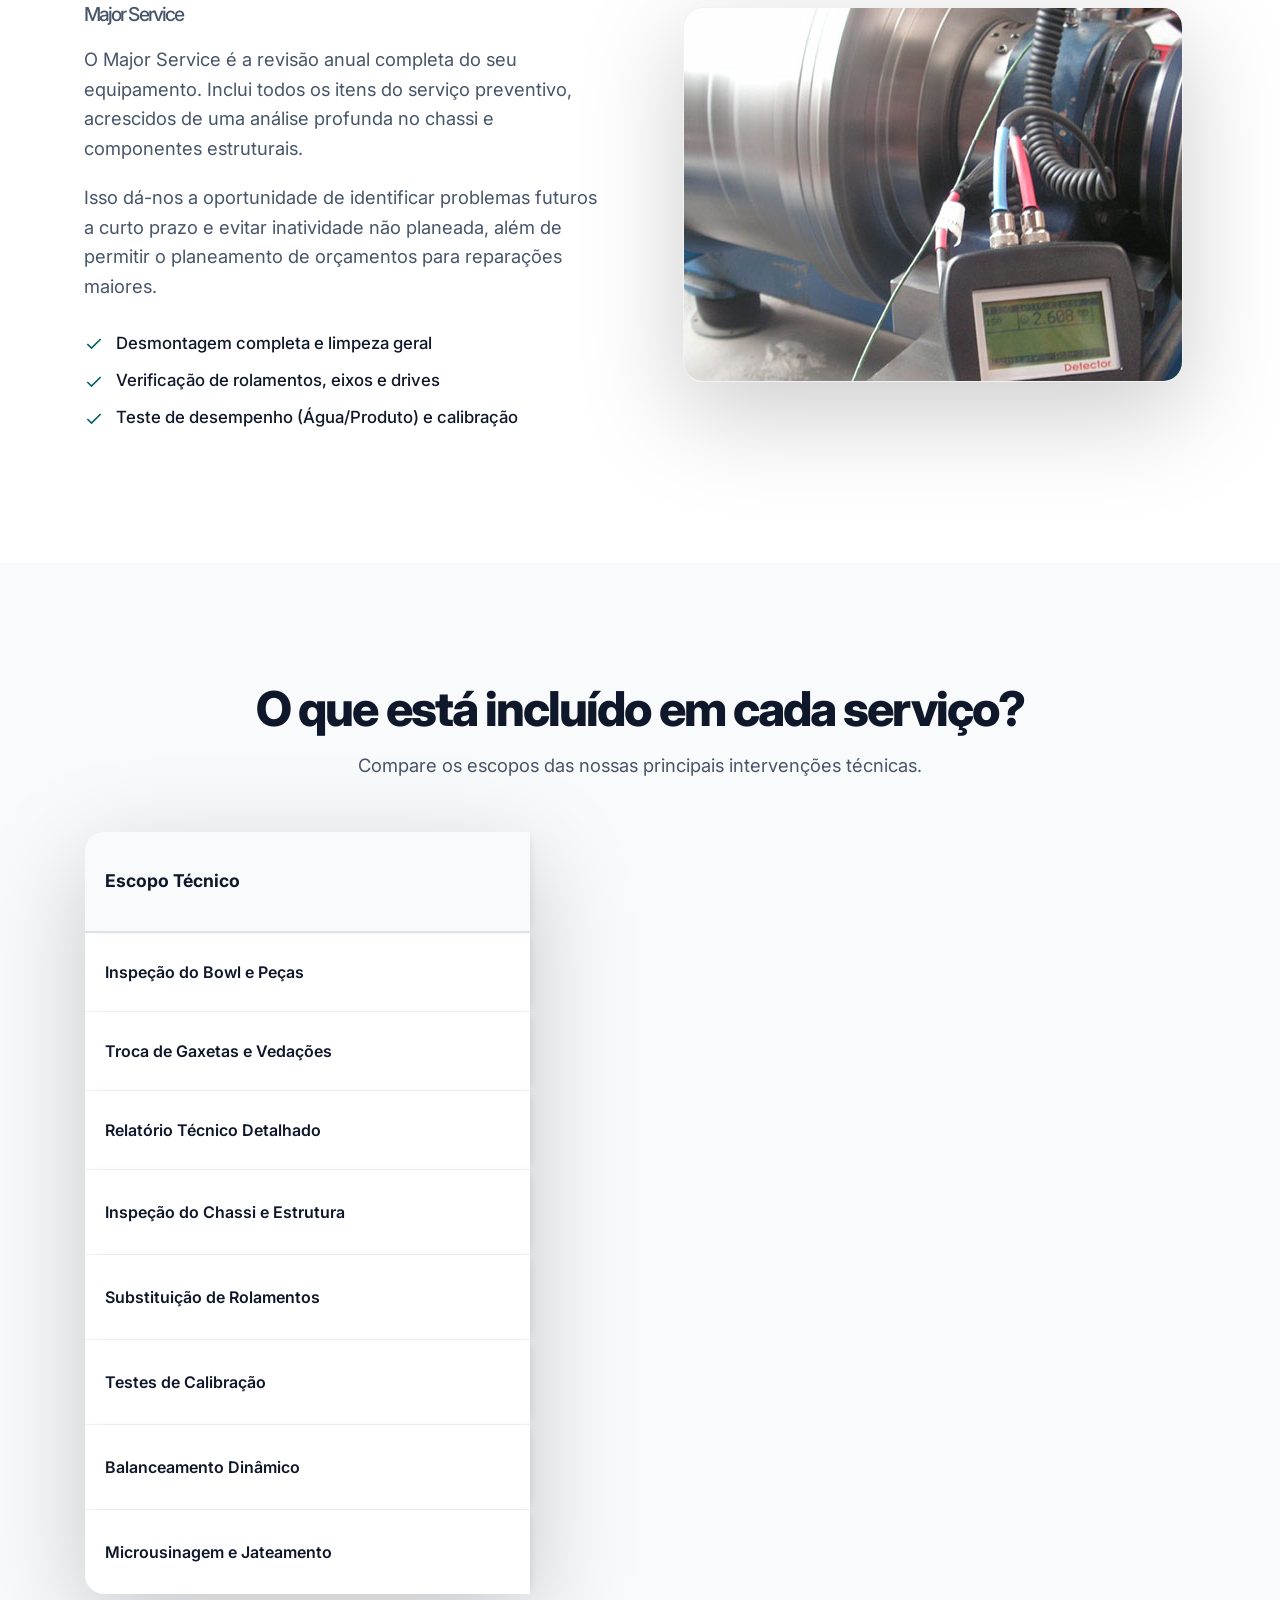
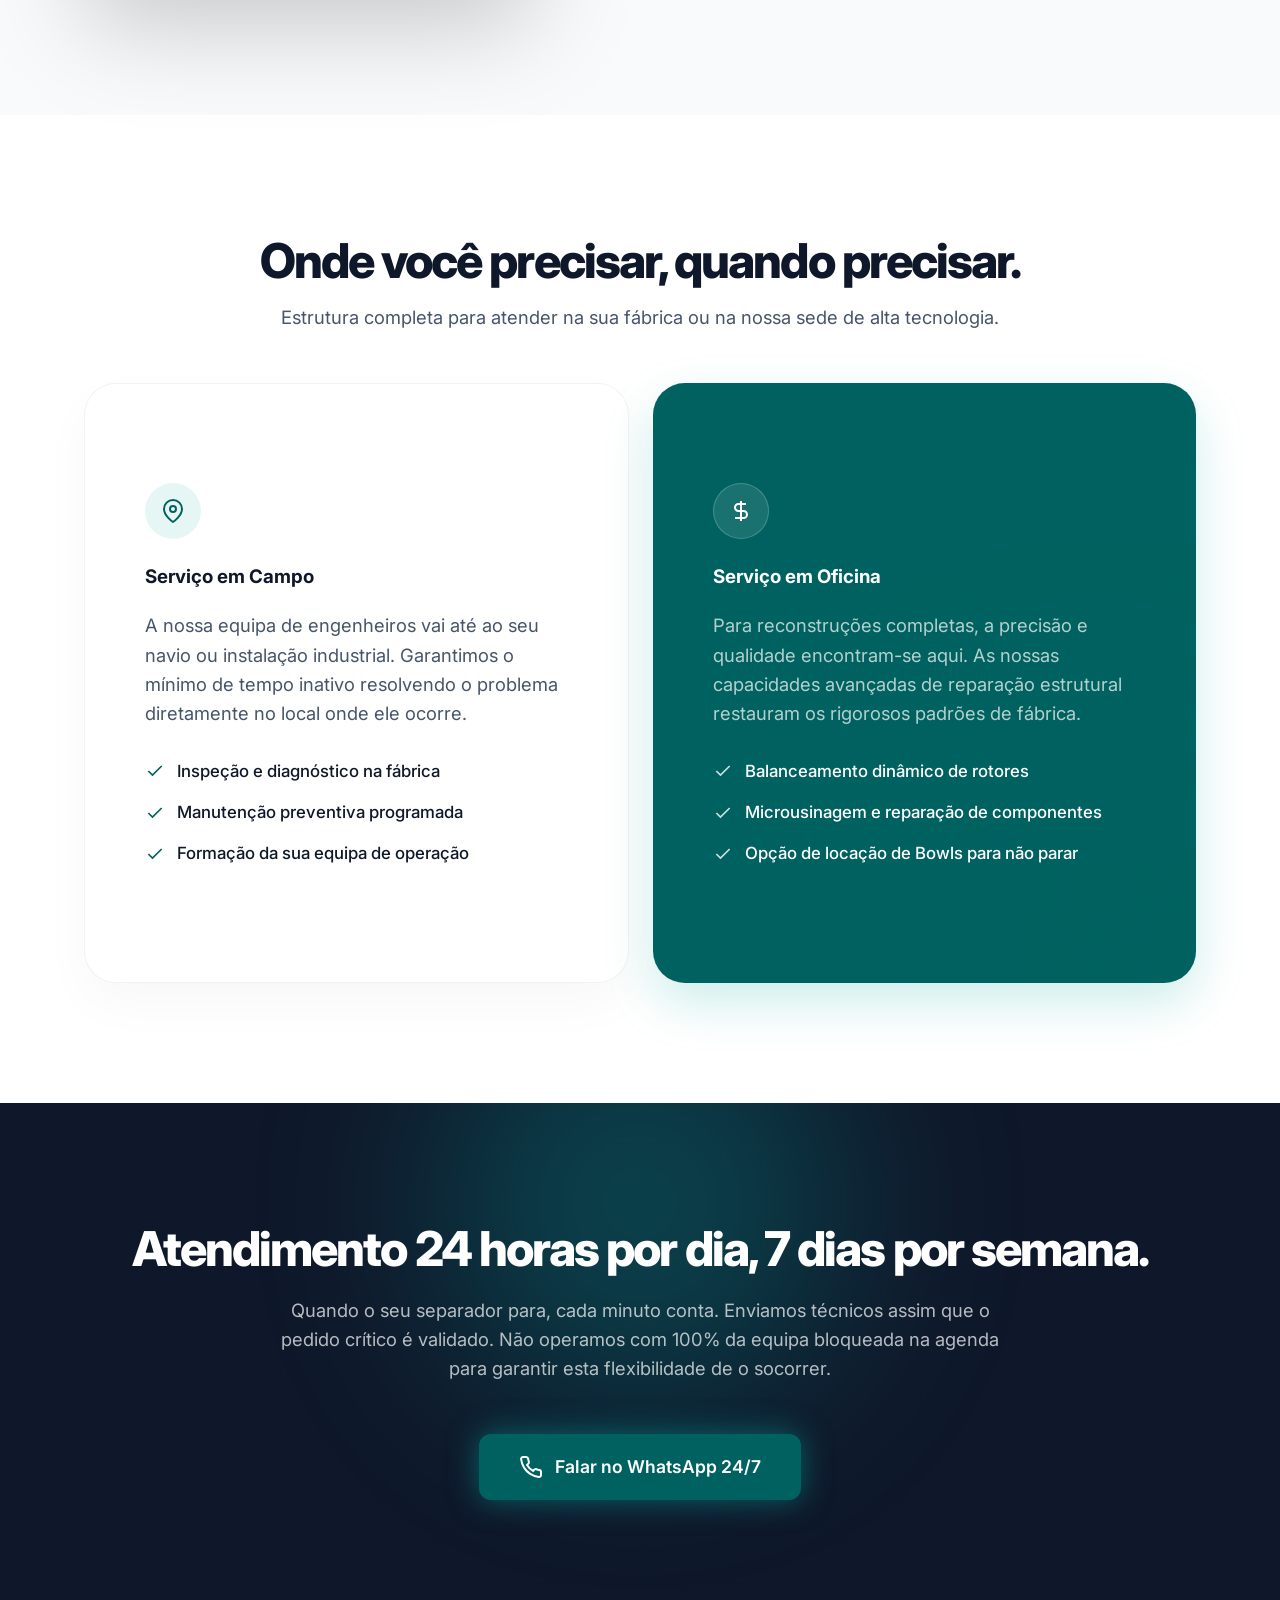
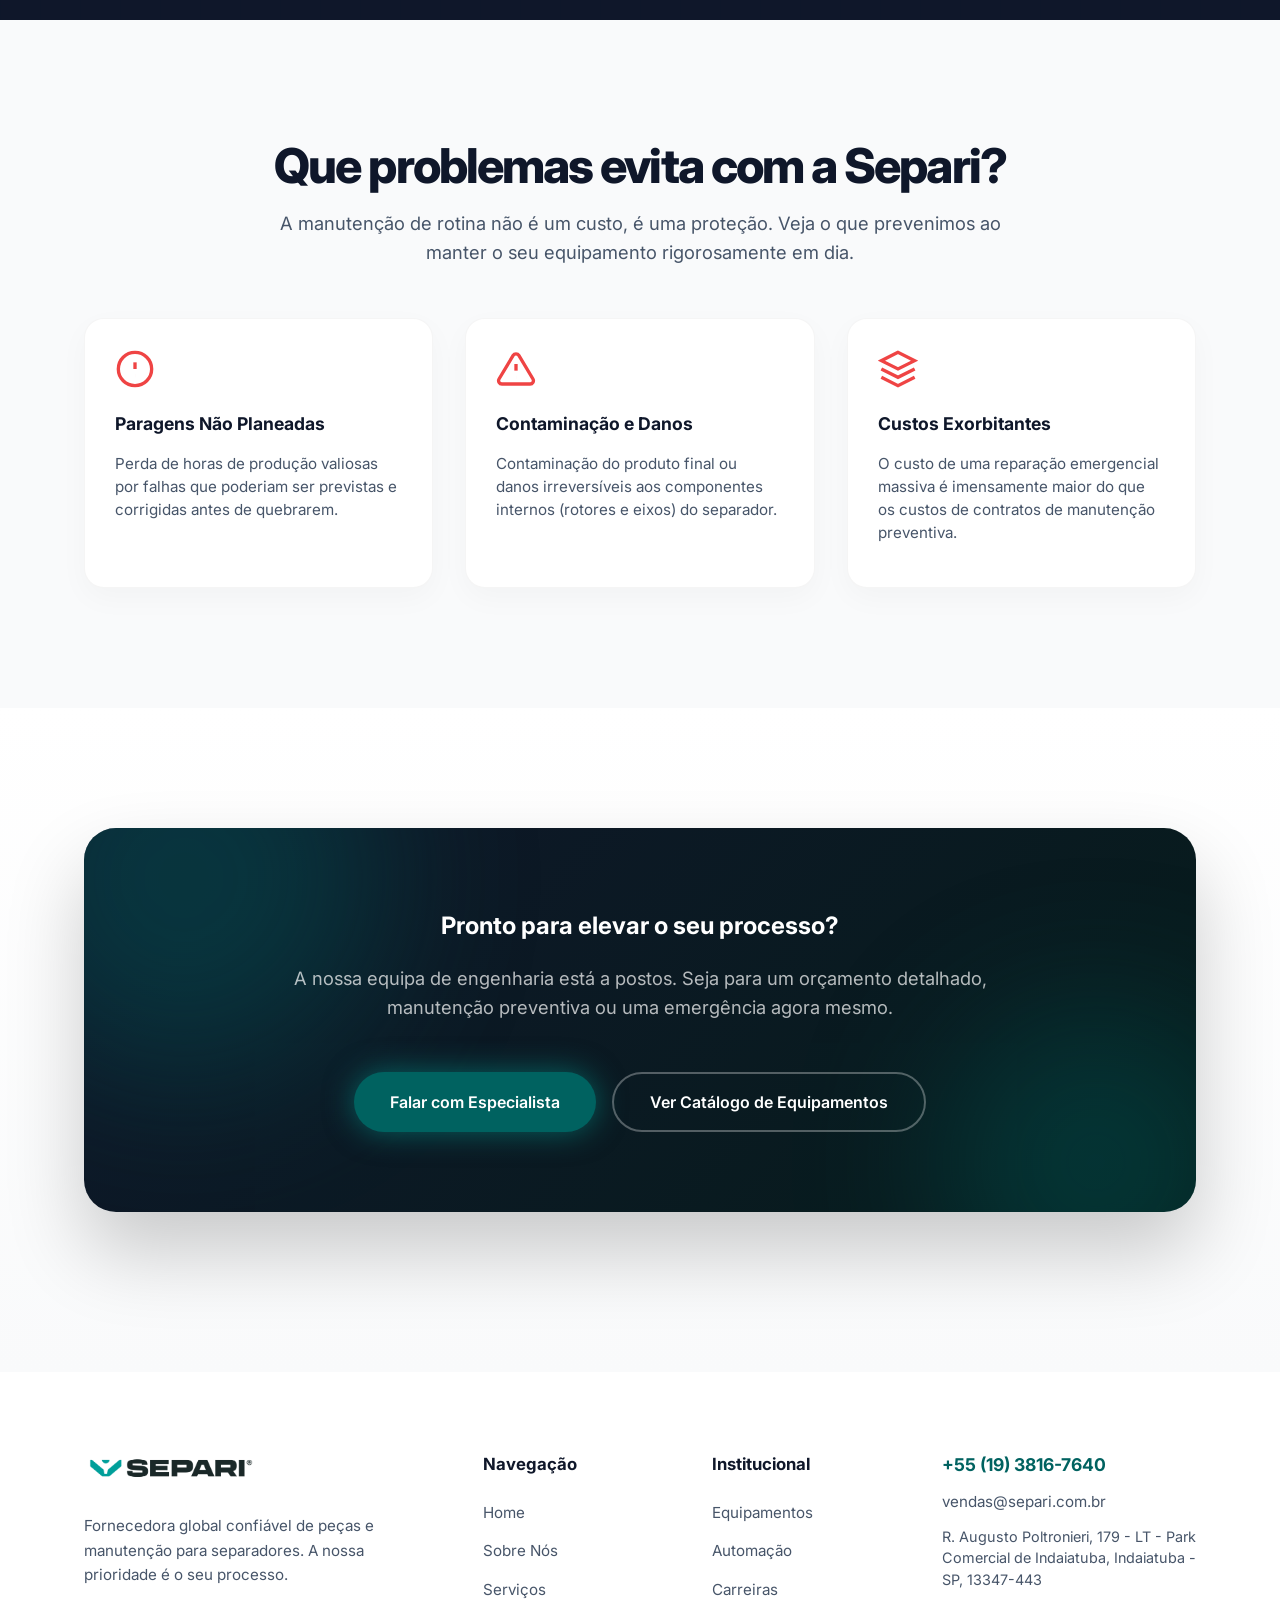
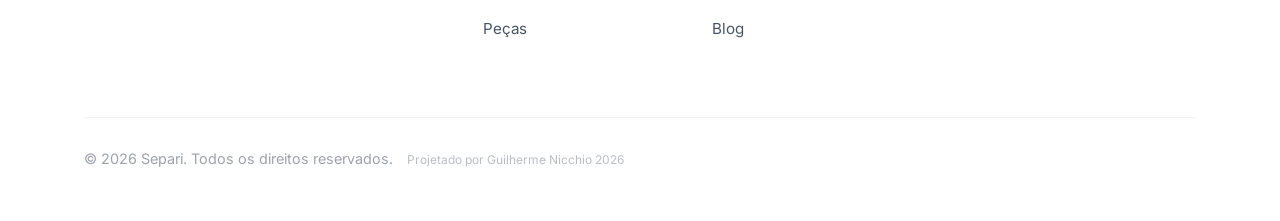
<file: servicos.html>
<!DOCTYPE html>
<html lang="pt-BR">
<head>
    <meta charset="UTF-8">
    <meta name="viewport" content="width=device-width, initial-scale=1.0">
    <title>Serviços</title>
    <link href="https://fonts.googleapis.com/css2?family=Inter:wght@300;400;500;600;700;800&display=swap" rel="stylesheet">
    <link rel="stylesheet" href="style.css">
    
    <style>
        .servicos-showcase-container {
            position: relative;
            width: 100%;
            max-width: 400px;
            margin: 0 auto;
            z-index: 10;
        }
        .servicos-glass-panel {
            padding: 40px; 
            border-radius: 32px; 
            position: relative; 
            display: flex; 
            align-items: center; 
            justify-content: center; 
            border: 1px solid rgba(255,255,255,0.2); 
            background: rgba(255,255,255,0.05);
            backdrop-filter: blur(20px);
            box-shadow: 0 30px 50px rgba(0,0,0,0.2);
        }
        .servicos-main-img {
            width: 90%;
            height: auto;
            animation: s-float 6s ease-in-out infinite;
        }
        .servicos-badge {
            position: absolute; 
            background: rgba(255,255,255,0.95); 
            color: var(--teal-dark); 
            padding: 12px 20px; 
            border-radius: 20px; 
            font-weight: 700; 
            font-size: 0.95rem; 
            box-shadow: 0 15px 30px rgba(0,0,0,0.15); 
            display: flex; 
            align-items: center; 
            gap: 8px;
            z-index: 20;
            pointer-events: auto;
        }
        .servicos-badge svg {
            width: 18px; height: 18px; color: var(--teal-light);
        }
        .s-badge-1 { top: 20px; right: -30px; animation: s-float 5s ease-in-out infinite 1s; }
        .s-badge-2 { bottom: 30px; left: -30px; animation: s-float 7s ease-in-out infinite 2s; }

        @keyframes s-float { 
            0%, 100% { transform: translateY(0); } 
            50% { transform: translateY(-15px); } 
        }

        /* Ajuste perfeito e contido para o ecrã do telemóvel */
        @media (max-width: 768px) {
            .servicos-showcase-container { max-width: 280px; margin-top: 40px; }
            .servicos-glass-panel { padding: 20px; border-radius: 20px; }
            .servicos-badge { font-size: 0.8rem; padding: 8px 12px; border-radius: 12px; }
            /* Puxa as etiquetas para dentro do painel para não criar barra de rolagem */
            .s-badge-1 { top: -15px; right: 10px; }
            .s-badge-2 { bottom: -15px; left: 10px; }
        }
    </style>
</head>
<body>

    <header class="navbar-wrapper">
        <div class="navbar" id="main-nav">
            <div class="logo">
                <a href="index.html"><img src="Separi-logo1.png" alt="Separi Logo"></a>
            </div>
            
            <nav class="nav-links" id="nav-links">
                <a href="index.html" class="nav-item">Home</a>
                <a href="sobre.html" class="nav-item">Sobre</a>
                
                <div class="dropdown">
                    <div class="nav-item dropdown-toggle" style="color: var(--teal-dark);">
                        <a href="servicos.html">Serviços</a>
                        <svg width="14" height="14" viewBox="0 0 24 24" fill="none" stroke="currentColor" stroke-width="2" class="caret"><polyline points="6 9 12 15 18 9"></polyline></svg>
                    </div>
                    <div class="dropdown-menu">
                        <a href="servicos.html#preventiva">Manutenção Preventiva</a>
                        <a href="servicos.html#revisao">Revisão Geral</a>
                        <a href="servicos.html#campo-oficina">Campo & Oficina</a>
                        <a href="servicos.html#emergencia">Emergência 24/7</a>
                    </div>
                </div>

                <div class="dropdown">
                    <div class="nav-item dropdown-toggle">
                        <a href="equipamentos.html#pecas">Peças</a>
                        <svg width="14" height="14" viewBox="0 0 24 24" fill="none" stroke="currentColor" stroke-width="2" class="caret"><polyline points="6 9 12 15 18 9"></polyline></svg>
                    </div>
                    <div class="dropdown-menu">
                        <a href="equipamentos.html#pecas">Alfa Laval</a>
                        <a href="equipamentos.html#pecas">GEA Westfalia</a>
                        <a href="equipamentos.html#pecas">Tetra Pak</a>
                        <a href="equipamentos.html#pecas">Seital</a>
                    </div>
                </div>
                
                <div class="dropdown">
                    <div class="nav-item dropdown-toggle">
                        <a href="equipamentos.html">Equipamentos</a>
                        <svg width="14" height="14" viewBox="0 0 24 24" fill="none" stroke="currentColor" stroke-width="2" class="caret"><polyline points="6 9 12 15 18 9"></polyline></svg>
                    </div>
                    <div class="dropdown-menu">
                        <a href="equipamentos.html#recondicionados">Recondicionados</a>
                        <a href="equipamentos.html#locacao">Locação de Bowls</a>
                        <a href="equipamentos.html#automacao">Automação</a>
                    </div>
                </div>

                <a href="https://wa.me/551938167640" target="_blank" class="btn btn-primary btn-sm mobile-only-btn">Fale Conosco</a>
            </nav>

            <div class="nav-actions">
                <a href="https://wa.me/551938167640" target="_blank" class="btn btn-primary btn-sm desktop-only-btn">Fale Conosco</a>
            </div>

            <div class="menu-toggle" id="mobile-menu">
                <span class="bar"></span>
                <span class="bar"></span>
                <span class="bar"></span>
            </div>
        </div>
    </header>

    <section class="hero-internal-dark relative-section">
        <div class="sectors-bg-pattern" style="opacity: 0.05;"></div>
        <div class="tech-orb tech-orb-1" style="background: var(--teal-light); opacity: 0.15; width: 500px; height: 500px; top: -100px; left: -100px;"></div>
        
        <div class="container grid-2 align-center relative-z" style="position: relative; z-index: 10;">
            <div class="hero-internal-text reveal text-left-desktop">
                <div class="breadcrumbs mb-20">
                    <a href="index.html">Home</a> <span class="separator">/</span> <span class="current">Serviços</span>
                </div>
                <h1 class="text-white">Cuidado <span style="color: var(--teal-light);">Total</span><br>com o seu equipamento.</h1>
                <p class="text-white-muted text-lg mt-20 mb-30 max-width-text-left">Oferecemos cobertura completa de serviços para centrífugas e separadores industriais e marinhos. Da manutenção preventiva ao atendimento emergencial, a nossa prioridade é o seu processo.</p>
                <div class="hero-ctas justify-start">
                    <a href="https://wa.me/551938167640" target="_blank" class="btn btn-primary shadow-glow w-100-mobile">Agendar Avaliação</a>
                </div>
            </div>
            
            <div class="hero-internal-visual reveal" style="transition-delay: 0.2s;">
                <div class="servicos-showcase-container">
                    <div class="servicos-glass-panel">
                       <img src="3.png" alt="Rotor Separi" class="servicos-main-img">
                       <div class="servicos-badge s-badge-1">
                           <svg viewBox="0 0 24 24" fill="none" stroke="currentColor" stroke-width="2"><path d="M22 11.08V12a10 10 0 1 1-5.93-9.14"></path><polyline points="22 4 12 14.01 9 11.01"></polyline></svg>
                           Engenharia de Precisão
                       </div>
                       <div class="servicos-badge s-badge-2">
                           <svg viewBox="0 0 24 24" fill="none" stroke="currentColor" stroke-width="2"><circle cx="12" cy="12" r="10"></circle><polyline points="12 6 12 12 16 14"></polyline></svg>
                           Suporte 24/7
                       </div>
                    </div>
                </div>
            </div>
        </div>
    </section>

    <section id="preventiva" class="section-padding bg-gray-light">
        <div class="container grid-2 align-center reveal gap-60">
            <div class="image-block proportion-box border-dark shadow-deep">
                <div class="placeholder-art" style="background: linear-gradient(135deg, #d1fae5, #ecfdf5);">
                    <img src="16.jpg.jpeg" alt="" width="140%">
                </div>
            </div>
            <div class="text-block">
                <h2 class="section-title">Manutenção Preventiva <span style="font-size: 1.2rem; color: var(--text-light); font-weight: 500; display: block; margin-top: 5px;">Minor Service</span></h2>
                <p class="text-lg mt-20">A manutenção preventiva é a forma mais eficaz de evitar problemas inesperados e proteger o desempenho a longo prazo do seu separador.</p>
                <p class="text-lg mt-20 mb-30">Realizamos inspeções regulares e verificações baseadas na condição operacional. A nossa equipa orienta os seus operadores sobre como limpar adequadamente e identificar desgaste.</p>
                
                <div class="checklist">
                    <p><svg class="check-svg" viewBox="0 0 24 24" fill="none" stroke="currentColor" stroke-width="2"><polyline points="20 6 9 17 4 12"></polyline></svg> Inspeção do bowl, vedações e portas de entrada/saída</p>
                    <p><svg class="check-svg" viewBox="0 0 24 24" fill="none" stroke="currentColor" stroke-width="2"><polyline points="20 6 9 17 4 12"></polyline></svg> Serviço intermediário com troca de gaxetas</p>
                    <p><svg class="check-svg" viewBox="0 0 24 24" fill="none" stroke="currentColor" stroke-width="2"><polyline points="20 6 9 17 4 12"></polyline></svg> Lubrificação e verificação de componentes rotativos</p>
                </div>
            </div>
        </div>
    </section>

    <section id="revisao" class="section-padding">
        <div class="container grid-2 align-center reveal gap-60 desktop-reverse">
            <div class="text-block">
                <h2 class="section-title">Revisão Geral <span style="font-size: 1.2rem; color: var(--text-light); font-weight: 500; display: block; margin-top: 5px;">Major Service</span></h2>
                <p class="text-lg mt-20">O Major Service é a revisão anual completa do seu equipamento. Inclui todos os itens do serviço preventivo, acrescidos de uma análise profunda no chassi e componentes estruturais.</p>
                <p class="text-lg mt-20 mb-30">Isso dá-nos a oportunidade de identificar problemas futuros a curto prazo e evitar inatividade não planeada, além de permitir o planeamento de orçamentos para reparações maiores.</p>
                
                <div class="checklist">
                    <p><svg class="check-svg" viewBox="0 0 24 24" fill="none" stroke="currentColor" stroke-width="2"><polyline points="20 6 9 17 4 12"></polyline></svg> Desmontagem completa e limpeza geral</p>
                    <p><svg class="check-svg" viewBox="0 0 24 24" fill="none" stroke="currentColor" stroke-width="2"><polyline points="20 6 9 17 4 12"></polyline></svg> Verificação de rolamentos, eixos e drives</p>
                    <p><svg class="check-svg" viewBox="0 0 24 24" fill="none" stroke="currentColor" stroke-width="2"><polyline points="20 6 9 17 4 12"></polyline></svg> Teste de desempenho (Água/Produto) e calibração</p>
                </div>
            </div>
            <div class="image-block proportion-box border-dark shadow-deep">
                <div class="placeholder-art" style="background: linear-gradient(135deg, #e0e7ff, #f0f9ff);">
                    <img src="engenharia.jpeg" alt="">
                </div>
            </div>
        </div>
    </section>

    <section id="comparativo" class="section-padding bg-gray-light">
        <div class="container reveal">
            <div class="text-center mb-50">
                <h2 class="section-title">O que está incluído em cada serviço?</h2>
                <p class="text-lg max-width-text">Compare os escopos das nossas principais intervenções técnicas.</p>
            </div>

            <div class="table-responsive-wrapper shadow-deep">
                <div class="table-responsive">
                    <table class="comparison-table">
                        <thead>
                            <tr>
                                <th class="sticky-col header-corner">Escopo Técnico</th>
                                <th>Preventiva <br><span class="table-sub">Minor Service</span></th>
                                <th>Revisão Geral <br><span class="table-sub">Major Service</span></th>
                                <th class="bg-teal-header">Em Oficina <br><span class="table-sub" style="color: rgba(255,255,255,0.8);">Shop Service</span></th>
                            </tr>
                        </thead>
                        <tbody>
                            <tr>
                                <td class="sticky-col font-semibold text-left">Inspeção do Bowl e Peças</td>
                                <td><svg class="icon-check" viewBox="0 0 24 24" fill="none" stroke="currentColor" stroke-width="2"><polyline points="20 6 9 17 4 12"></polyline></svg></td>
                                <td><svg class="icon-check" viewBox="0 0 24 24" fill="none" stroke="currentColor" stroke-width="2"><polyline points="20 6 9 17 4 12"></polyline></svg></td>
                                <td><svg class="icon-check" viewBox="0 0 24 24" fill="none" stroke="currentColor" stroke-width="2"><polyline points="20 6 9 17 4 12"></polyline></svg></td>
                            </tr>
                            <tr>
                                <td class="sticky-col font-semibold text-left">Troca de Gaxetas e Vedações</td>
                                <td><svg class="icon-check" viewBox="0 0 24 24" fill="none" stroke="currentColor" stroke-width="2"><polyline points="20 6 9 17 4 12"></polyline></svg></td>
                                <td><svg class="icon-check" viewBox="0 0 24 24" fill="none" stroke="currentColor" stroke-width="2"><polyline points="20 6 9 17 4 12"></polyline></svg></td>
                                <td><svg class="icon-check" viewBox="0 0 24 24" fill="none" stroke="currentColor" stroke-width="2"><polyline points="20 6 9 17 4 12"></polyline></svg></td>
                            </tr>
                            <tr>
                                <td class="sticky-col font-semibold text-left">Relatório Técnico Detalhado</td>
                                <td><svg class="icon-check" viewBox="0 0 24 24" fill="none" stroke="currentColor" stroke-width="2"><polyline points="20 6 9 17 4 12"></polyline></svg></td>
                                <td><svg class="icon-check" viewBox="0 0 24 24" fill="none" stroke="currentColor" stroke-width="2"><polyline points="20 6 9 17 4 12"></polyline></svg></td>
                                <td><svg class="icon-check" viewBox="0 0 24 24" fill="none" stroke="currentColor" stroke-width="2"><polyline points="20 6 9 17 4 12"></polyline></svg></td>
                            </tr>
                            <tr>
                                <td class="sticky-col font-semibold text-left">Inspeção do Chassi e Estrutura</td>
                                <td><span class="icon-dash">-</span></td>
                                <td><svg class="icon-check" viewBox="0 0 24 24" fill="none" stroke="currentColor" stroke-width="2"><polyline points="20 6 9 17 4 12"></polyline></svg></td>
                                <td><svg class="icon-check" viewBox="0 0 24 24" fill="none" stroke="currentColor" stroke-width="2"><polyline points="20 6 9 17 4 12"></polyline></svg></td>
                            </tr>
                            <tr>
                                <td class="sticky-col font-semibold text-left">Substituição de Rolamentos</td>
                                <td><span class="icon-dash">-</span></td>
                                <td><svg class="icon-check" viewBox="0 0 24 24" fill="none" stroke="currentColor" stroke-width="2"><polyline points="20 6 9 17 4 12"></polyline></svg></td>
                                <td><svg class="icon-check" viewBox="0 0 24 24" fill="none" stroke="currentColor" stroke-width="2"><polyline points="20 6 9 17 4 12"></polyline></svg></td>
                            </tr>
                            <tr>
                                <td class="sticky-col font-semibold text-left">Testes de Calibração</td>
                                <td><span class="icon-dash">-</span></td>
                                <td><svg class="icon-check" viewBox="0 0 24 24" fill="none" stroke="currentColor" stroke-width="2"><polyline points="20 6 9 17 4 12"></polyline></svg></td>
                                <td><svg class="icon-check" viewBox="0 0 24 24" fill="none" stroke="currentColor" stroke-width="2"><polyline points="20 6 9 17 4 12"></polyline></svg></td>
                            </tr>
                            <tr>
                                <td class="sticky-col font-semibold text-left">Balanceamento Dinâmico</td>
                                <td><span class="icon-dash">-</span></td>
                                <td><span class="icon-dash">-</span></td>
                                <td><svg class="icon-check" viewBox="0 0 24 24" fill="none" stroke="currentColor" stroke-width="2"><polyline points="20 6 9 17 4 12"></polyline></svg></td>
                            </tr>
                            <tr>
                                <td class="sticky-col font-semibold text-left">Microusinagem e Jateamento</td>
                                <td><span class="icon-dash">-</span></td>
                                <td><span class="icon-dash">-</span></td>
                                <td><svg class="icon-check" viewBox="0 0 24 24" fill="none" stroke="currentColor" stroke-width="2"><polyline points="20 6 9 17 4 12"></polyline></svg></td>
                            </tr>
                        </tbody>
                    </table>
                </div>
            </div>
        </div>
    </section>

    <section id="campo-oficina" class="section-padding">
        <div class="container reveal text-center mb-50">
            <h2 class="section-title">Onde você precisar, quando precisar.</h2>
            <p class="text-lg max-width-text">Estrutura completa para atender na sua fábrica ou na nossa sede de alta tecnologia.</p>
        </div>
        
        <div class="container interactive-split-container reveal">
            <div class="split-panel panel-light">
                <div class="panel-content">
                    <div class="icon-circle mb-20" style="background: rgba(0, 169, 157, 0.1); color: var(--teal-dark); border: none;">
                        <svg viewBox="0 0 24 24" fill="none" stroke="currentColor" stroke-width="2" width="28" height="28"><path d="M21 10c0 7-9 13-9 13s-9-6-9-13a9 9 0 0 1 18 0z"></path><circle cx="12" cy="10" r="3"></circle></svg>
                    </div>
                    <h3 class="mb-20">Serviço em Campo</h3>
                    <p class="mb-30 text-lg">A nossa equipa de engenheiros vai até ao seu navio ou instalação industrial. Garantimos o mínimo de tempo inativo resolvendo o problema diretamente no local onde ele ocorre.</p>
                    <ul class="detailed-list">
                        <li><svg viewBox="0 0 24 24" fill="none" stroke="currentColor" stroke-width="2"><polyline points="20 6 9 17 4 12"></polyline></svg> Inspeção e diagnóstico na fábrica</li>
                        <li><svg viewBox="0 0 24 24" fill="none" stroke="currentColor" stroke-width="2"><polyline points="20 6 9 17 4 12"></polyline></svg> Manutenção preventiva programada</li>
                        <li><svg viewBox="0 0 24 24" fill="none" stroke="currentColor" stroke-width="2"><polyline points="20 6 9 17 4 12"></polyline></svg> Formação da sua equipa de operação</li>
                    </ul>
                </div>
            </div>

            <div class="split-panel panel-dark">
                <div class="tech-orb tech-orb-2" style="width: 300px; height: 300px; right: -50px; bottom: -50px; opacity: 0.4;"></div>
                <div class="panel-content relative-z">
                    <div class="icon-circle mb-20" style="background: rgba(255, 255, 255, 0.1); color: var(--white); border: 1px solid rgba(255,255,255,0.2);">
                        <svg viewBox="0 0 24 24" fill="none" stroke="currentColor" stroke-width="2" width="28" height="28"><path d="M12 2v20M17 5H9.5a3.5 3.5 0 0 0 0 7h5a3.5 3.5 0 0 1 0 7H6"></path></svg>
                    </div>
                    <h3 class="mb-20 text-white">Serviço em Oficina</h3>
                    <p class="mb-30 text-lg" style="color: rgba(255,255,255,0.7);">Para reconstruções completas, a precisão e qualidade encontram-se aqui. As nossas capacidades avançadas de reparação estrutural restauram os rigorosos padrões de fábrica.</p>
                    <ul class="detailed-list text-white">
                        <li><svg viewBox="0 0 24 24" fill="none" stroke="currentColor" stroke-width="2"><polyline points="20 6 9 17 4 12"></polyline></svg> Balanceamento dinâmico de rotores</li>
                        <li><svg viewBox="0 0 24 24" fill="none" stroke="currentColor" stroke-width="2"><polyline points="20 6 9 17 4 12"></polyline></svg> Microusinagem e reparação de componentes</li>
                        <li><svg viewBox="0 0 24 24" fill="none" stroke="currentColor" stroke-width="2"><polyline points="20 6 9 17 4 12"></polyline></svg> Opção de locação de Bowls para não parar</li>
                    </ul>
                </div>
            </div>
        </div>
    </section>

    <section id="emergencia" class="section-padding relative-section" style="background: var(--grey-dark);">
        <div class="sectors-bg-pattern" style="opacity: 0.1;"></div>
        <div class="tech-orb tech-orb-1" style="width: 400px; height: 400px; left: 50%; transform: translateX(-50%); top: -100px;"></div>
        
        <div class="container relative-z reveal text-center">
       
            <h2 class="section-title text-white">Atendimento 24 horas por dia, 7 dias por semana.</h2>
            <p class="text-lg text-white-muted max-width-text mt-20 mb-50">Quando o seu separador para, cada minuto conta. Enviamos técnicos assim que o pedido crítico é validado. Não operamos com 100% da equipa bloqueada na agenda para garantir esta flexibilidade de o socorrer.</p>
            
            <a href="https://wa.me/551938167640" target="_blank" class="btn btn-primary shadow-glow w-100-mobile" style="font-size: 1.1rem; padding: 20px 40px; border-radius: 12px;">
                <svg viewBox="0 0 24 24" fill="none" stroke="currentColor" stroke-width="2" width="24" height="24" style="margin-right: 12px;"><path d="M22 16.92v3a2 2 0 0 1-2.18 2 19.79 19.79 0 0 1-8.63-3.07 19.5 19.5 0 0 1-6-6 19.79 19.79 0 0 1-3.07-8.67A2 2 0 0 1 4.11 2h3a2 2 0 0 1 2 1.72 12.84 12.84 0 0 0 .7 2.81 2 2 0 0 1-.45 2.11L8.09 9.91a16 16 0 0 0 6 6l1.27-1.27a2 2 0 0 1 2.11-.45 12.84 12.84 0 0 0 2.81.7A2 2 0 0 1 22 16.92z"></path></svg>
                Falar no WhatsApp 24/7
            </a>
        </div>
    </section>

    <section id="beneficios" class="section-padding bg-gray-light">
        <div class="container reveal">
            <div class="text-center mb-50">
                <h2 class="section-title">Que problemas evita com a Separi?</h2>
                <p class="max-width-text text-lg">A manutenção de rotina não é um custo, é uma proteção. Veja o que prevenimos ao manter o seu equipamento rigorosamente em dia.</p>
            </div>

            <div class="grid-3 mt-50">
                <div class="webflow-card border-hover text-center" style="padding: 30px;">
                    <div style="color: #ef4444; margin-bottom: 16px;"><svg viewBox="0 0 24 24" fill="none" stroke="currentColor" stroke-width="2" width="40" height="40"><circle cx="12" cy="12" r="10"></circle><line x1="12" y1="8" x2="12" y2="12"></line><line x1="12" y1="16" x2="12.01" y2="16"></line></svg></div>
                    <h4 style="font-size: 1.1rem;">Paragens Não Planeadas</h4>
                    <p style="font-size: 0.95rem;">Perda de horas de produção valiosas por falhas que poderiam ser previstas e corrigidas antes de quebrarem.</p>
                </div>
                <div class="webflow-card border-hover text-center" style="padding: 30px;">
                    <div style="color: #ef4444; margin-bottom: 16px;"><svg viewBox="0 0 24 24" fill="none" stroke="currentColor" stroke-width="2" width="40" height="40"><path d="M10.29 3.86L1.82 18a2 2 0 0 0 1.71 3h16.94a2 2 0 0 0 1.71-3L13.71 3.86a2 2 0 0 0-3.42 0z"></path><line x1="12" y1="9" x2="12" y2="13"></line><line x1="12" y1="17" x2="12.01" y2="17"></line></svg></div>
                    <h4 style="font-size: 1.1rem;">Contaminação e Danos</h4>
                    <p style="font-size: 0.95rem;">Contaminação do produto final ou danos irreversíveis aos componentes internos (rotores e eixos) do separador.</p>
                </div>
                <div class="webflow-card border-hover text-center" style="padding: 30px;">
                    <div style="color: #ef4444; margin-bottom: 16px;"><svg viewBox="0 0 24 24" fill="none" stroke="currentColor" stroke-width="2" width="40" height="40"><polygon points="12 2 2 7 12 12 22 7 12 2"></polygon><polyline points="2 17 12 22 22 17"></polyline><polyline points="2 12 12 17 22 12"></polyline></svg></div>
                    <h4 style="font-size: 1.1rem;">Custos Exorbitantes</h4>
                    <p style="font-size: 0.95rem;">O custo de uma reparação emergencial massiva é imensamente maior do que os custos de contratos de manutenção preventiva.</p>
                </div>
            </div>
        </div>
    </section>

    <section id="contato" class="final-cta-wrapper section-padding">
        <div class="container">
            <div class="cta-overlay-card reveal">
                <div class="cta-content">
                    <h2 class="text-white">Pronto para elevar o seu processo?</h2>
                    <p class="text-white-muted text-lg mt-20 max-width-text">A nossa equipa de engenharia está a postos. Seja para um orçamento detalhado, manutenção preventiva ou uma emergência agora mesmo.</p>
                    <div class="cta-buttons mt-50">
                        <a href="https://wa.me/551938167640" target="_blank" class="btn btn-primary shadow-glow w-100-mobile">Falar com Especialista</a>
                        <a href="equipamentos.html#estoque" class="btn btn-outline-light w-100-mobile">Ver Catálogo de Equipamentos</a>
                    </div>
                </div>
                <div class="cta-decoration">
                    <div class="circle-dec circle-1"></div>
                    <div class="circle-dec circle-2"></div>
                </div>
            </div>
        </div>
    </section>

    <footer class="site-footer">
        <div class="container">
            <div class="footer-grid">
                <div class="footer-brand">
                    <img src="Separi-logo1.png" alt="Separi Logo" class="footer-logo">
                    <p>Fornecedora global confiável de peças e manutenção para separadores. A nossa prioridade é o seu processo.</p>
                </div>
                
                <div class="footer-links">
                    <h4>Navegação</h4>
                    <a href="index.html">Home</a>
                    <a href="sobre.html">Sobre Nós</a>
                    <a href="servicos.html">Serviços</a>
                    <a href="equipamentos.html#pecas">Peças</a>
                </div>

                <div class="footer-links">
                    <h4>Institucional</h4>
                    <a href="equipamentos.html">Equipamentos</a>
                    <a href="equipamentos.html#automacao">Automação</a>
                    <a href="#">Carreiras</a>
                    <a href="#">Blog</a>
                </div>

                <div class="footer-contact">
                    
                    <p><a href="https://wa.me/551938167640" target="_blank" style="color: var(--teal-dark); font-size: 1.1rem; font-weight: 700;">+55 (19) 3816-7640</a></p>
                    <p>vendas@separi.com.br</p>
                    <p style="font-size: 0.9rem;">R. Augusto Poltronieri, 179 - LT - Park Comercial de Indaiatuba, Indaiatuba - SP, 13347-443</p>
                </div>
            </div>
            
            <div class="footer-bottom">
                <p>© 2026 Separi. Todos os direitos reservados. <span class="footer-credit">Projetado por Guilherme Nicchio 2026</span></p>
            </div>
        </div>
    </footer>

    <script src="script.js"></script>
</body>
</html>
</file>
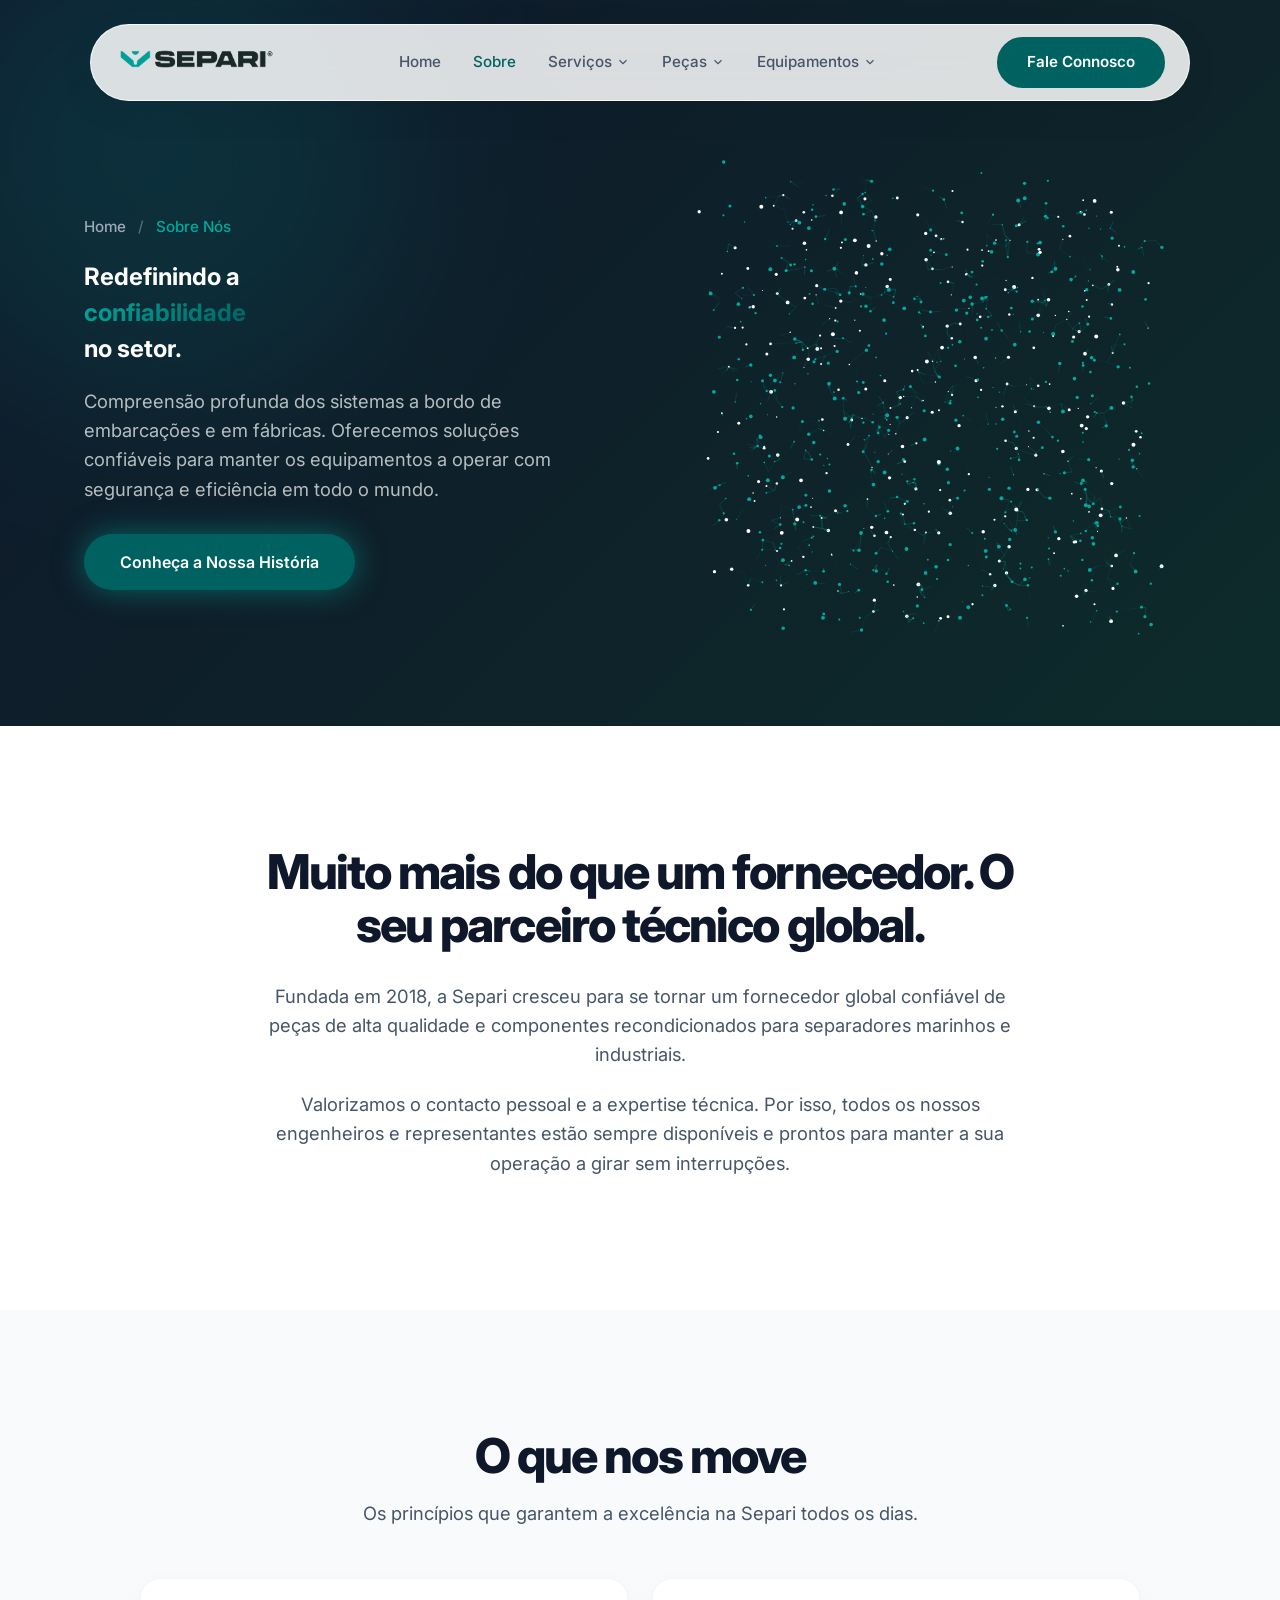
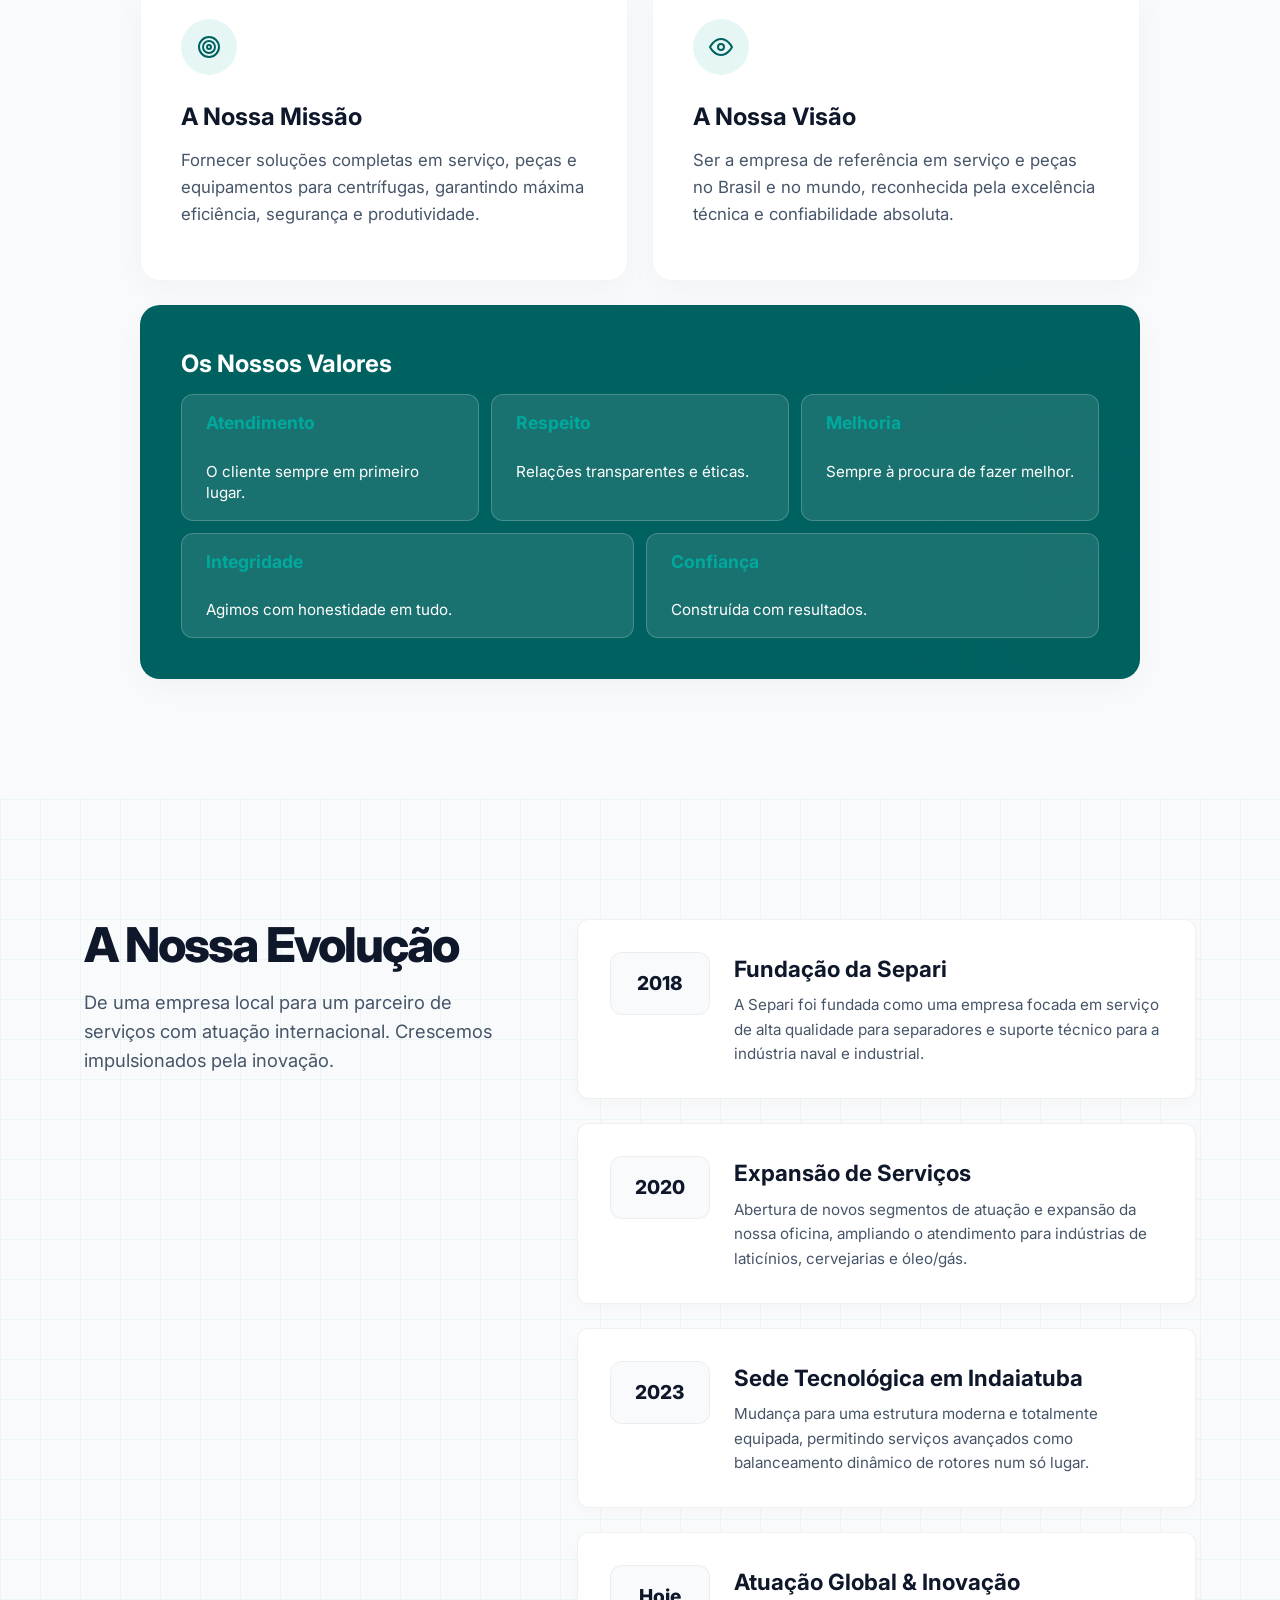
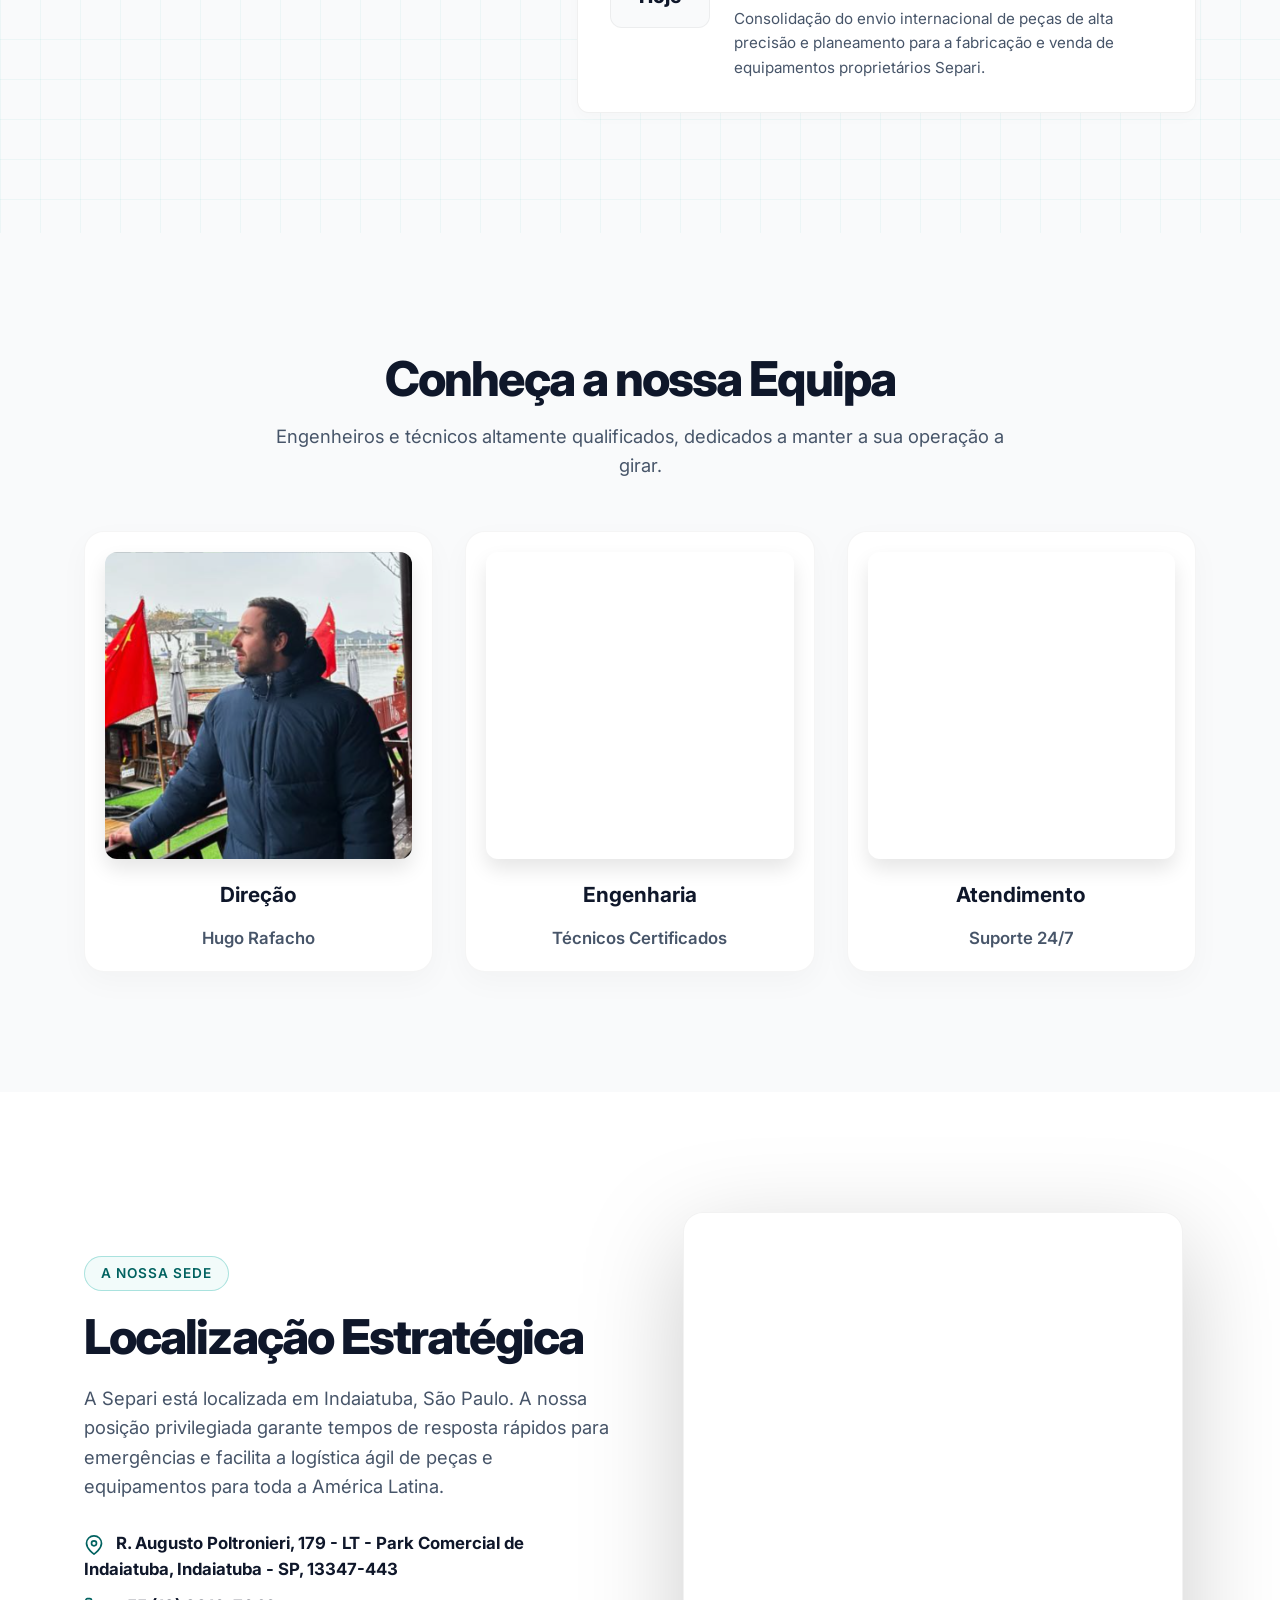
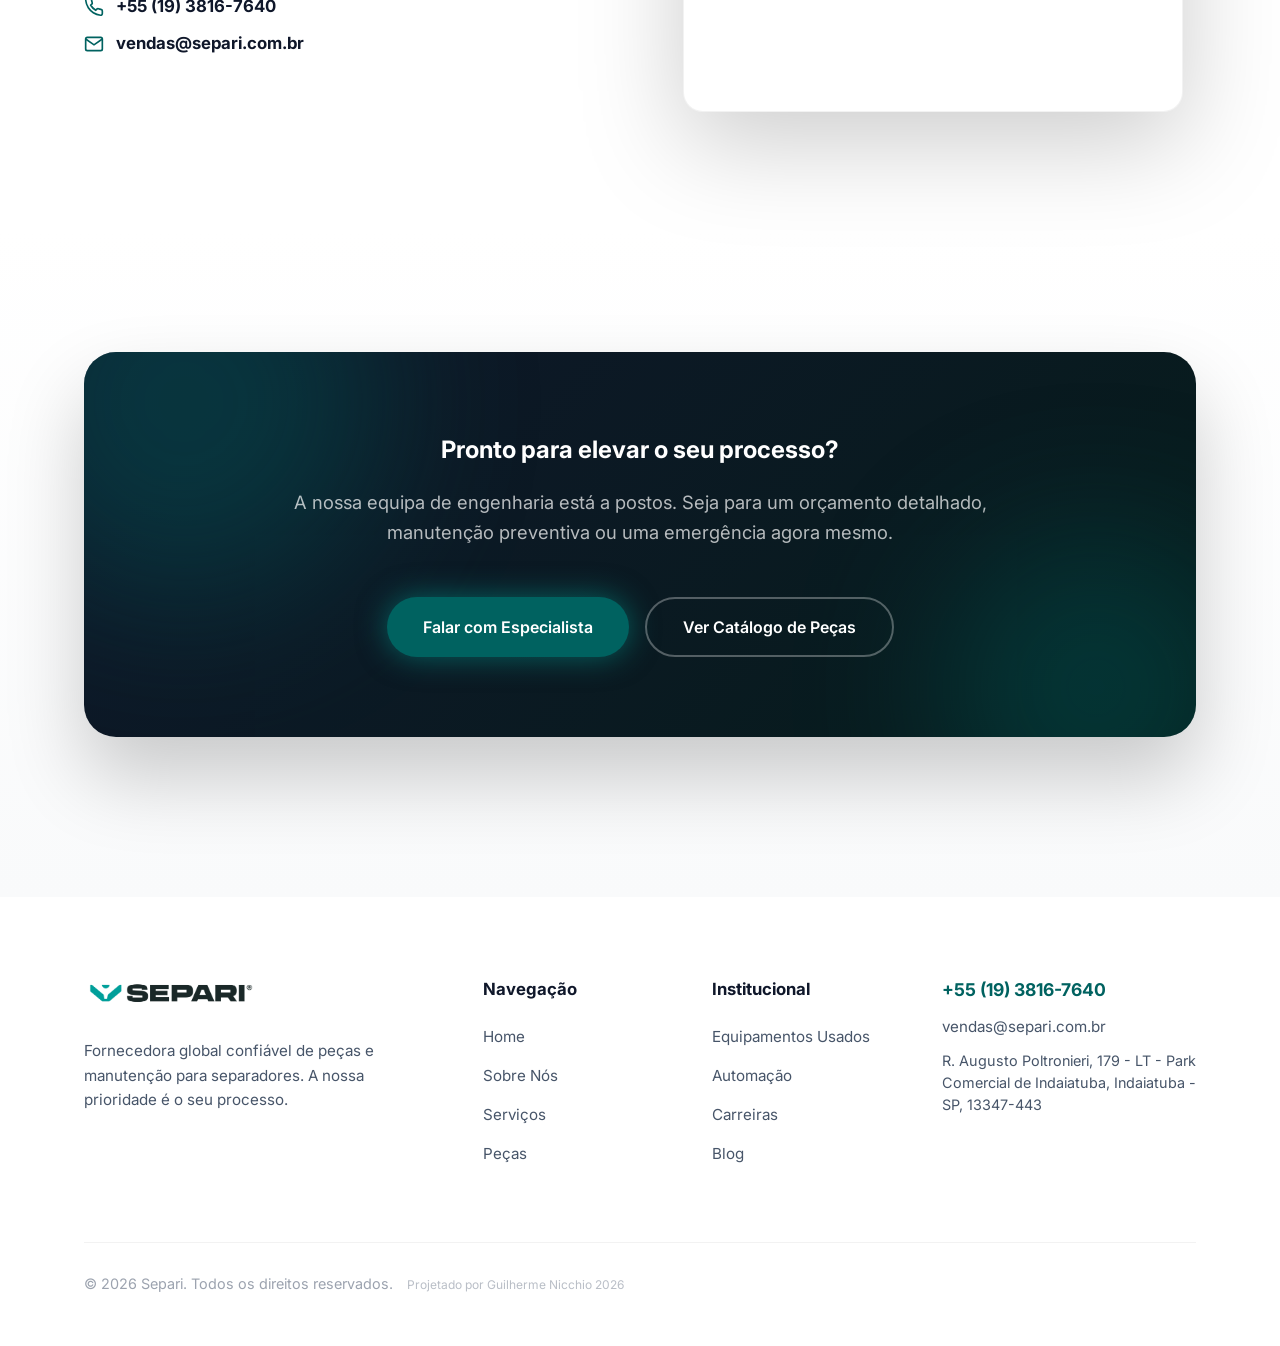
<file: sobre.html>
<!DOCTYPE html>
<html lang="pt-BR">
<head>
    <meta charset="UTF-8">
    <meta name="viewport" content="width=device-width, initial-scale=1.0">
    <title>Sobre Nós</title>
    <link href="https://fonts.googleapis.com/css2?family=Inter:wght@300;400;500;600;700;800&display=swap" rel="stylesheet">
    <link rel="stylesheet" href="style.css">
    
    <style>
        /* Estilo para Desktop: Mantém na grelha, centralizado na coluna da direita */
        .sobre-particles-col {
            position: relative;
            width: 100%;
            max-width: 550px;
            aspect-ratio: 1/1;
            margin: 0 auto;
            z-index: 5;
            display: flex;
            justify-content: center;
            align-items: center;
        }
        #particleCanvas {
            width: 100%;
            height: 100%;
            display: block;
            cursor: crosshair;
        }

        /* Estilo para Telemóvel: Arranca da grelha e atira para trás do texto como fundo */
        @media (max-width: 768px) {
            .sobre-particles-col {
                position: absolute !important;
                top: -50px; left: 0; right: 0; bottom: 0;
                width: 100% !important;
                height: 100% !important;
                max-width: 100% !important;
                aspect-ratio: auto !important;
                z-index: 0 !important;
                opacity: 0.3; /* Mais transparente para não prejudicar a leitura */
                pointer-events: none; /* Deixa os cliques passarem direto para os botões */
            }
            .hero-internal-text {
                position: relative;
                z-index: 10 !important; /* Garante o texto na frente */
            }
        }
    </style>
</head>
<body>

    <header class="navbar-wrapper">
        <div class="navbar" id="main-nav">
            <div class="logo">
                <a href="index.html"><img src="Separi-logo1.png" alt="Separi Logo"></a>
            </div>
            
            <nav class="nav-links" id="nav-links">
                <a href="index.html" class="nav-item">Home</a>
                <a href="sobre.html" class="nav-item" style="color: var(--teal-dark);">Sobre</a>
                
                <div class="dropdown">
                    <div class="nav-item dropdown-toggle">
                        <a href="servicos.html">Serviços</a>
                        <svg width="14" height="14" viewBox="0 0 24 24" fill="none" stroke="currentColor" stroke-width="2" class="caret"><polyline points="6 9 12 15 18 9"></polyline></svg>
                    </div>
                    <div class="dropdown-menu">
                        <a href="servicos.html#preventiva">Manutenção Preventiva</a>
                        <a href="servicos.html#revisao">Revisão Geral</a>
                        <a href="servicos.html#campo-oficina">Campo & Oficina</a>
                        <a href="servicos.html#emergencia">Emergência 24/7</a>
                    </div>
                </div>

                <div class="dropdown">
                    <div class="nav-item dropdown-toggle">
                        <a href="equipamentos.html#pecas">Peças</a>
                        <svg width="14" height="14" viewBox="0 0 24 24" fill="none" stroke="currentColor" stroke-width="2" class="caret"><polyline points="6 9 12 15 18 9"></polyline></svg>
                    </div>
                    <div class="dropdown-menu">
                        <a href="equipamentos.html#pecas">Alfa Laval</a>
                        <a href="equipamentos.html#pecas">GEA Westfalia</a>
                        <a href="equipamentos.html#pecas">Tetra Pak</a>
                        <a href="equipamentos.html#pecas">Seital</a>
                    </div>
                </div>
                
                <div class="dropdown">
                    <div class="nav-item dropdown-toggle">
                        <a href="equipamentos.html">Equipamentos</a>
                        <svg width="14" height="14" viewBox="0 0 24 24" fill="none" stroke="currentColor" stroke-width="2" class="caret"><polyline points="6 9 12 15 18 9"></polyline></svg>
                    </div>
                    <div class="dropdown-menu">
                        <a href="equipamentos.html#recondicionados">Recondicionados</a>
                        <a href="equipamentos.html#locacao">Locação de Bowls</a>
                        <a href="equipamentos.html#automacao">Automação</a>
                    </div>
                </div>

                <a href="https://wa.me/551938167640" target="_blank" class="btn btn-primary btn-sm mobile-only-btn">Fale Connosco</a>
            </nav>

            <div class="nav-actions">
                <a href="https://wa.me/551938167640" target="_blank" class="btn btn-primary btn-sm desktop-only-btn">Fale Connosco</a>
            </div>

            <div class="menu-toggle" id="mobile-menu">
                <span class="bar"></span>
                <span class="bar"></span>
                <span class="bar"></span>
            </div>
        </div>
    </header>

    <section class="hero-internal-dark relative-section" style="overflow: hidden;">
        <div class="sectors-bg-pattern" style="opacity: 0.05;"></div>
        <div class="tech-orb tech-orb-1" style="background: var(--teal-light); opacity: 0.15; width: 500px; height: 500px; top: -100px; left: -100px;"></div>

        <div class="container grid-2 align-center relative-z" style="position: relative; z-index: 10;">
            
            <div class="hero-internal-text reveal text-left-desktop">
                <div class="breadcrumbs mb-20">
                    <a href="index.html">Home</a> <span class="separator">/</span> <span class="current">Sobre Nós</span>
                </div>
                <h1 class="text-white">Redefinindo a <br><span class="text-gradient">confiabilidade</span><br>no setor.</h1>
                <p class="text-white-muted text-lg mt-20 mb-30 max-width-text-left">Compreensão profunda dos sistemas a bordo de embarcações e em fábricas. Oferecemos soluções confiáveis para manter os equipamentos a operar com segurança e eficiência em todo o mundo.</p>
                <div class="hero-ctas justify-start">
                    <a href="#historia" class="btn btn-primary shadow-glow w-100-mobile">Conheça a Nossa História</a>
                </div>
            </div>
            
            <div class="sobre-particles-col reveal" style="transition-delay: 0.2s;">
                <canvas id="particleCanvas"></canvas>
            </div>

        </div>
    </section>

    <section class="section-padding bg-white">
        <div class="container reveal text-center">
        
            <h2 class="section-title max-width-text" style="margin: 0 auto 30px;">Muito mais do que um fornecedor. O seu parceiro técnico global.</h2>
            <p class="text-lg max-width-text">Fundada em 2018, a Separi cresceu para se tornar um fornecedor global confiável de peças de alta qualidade e componentes recondicionados para separadores marinhos e industriais.</p>
            <p class="text-lg max-width-text mt-20">Valorizamos o contacto pessoal e a expertise técnica. Por isso, todos os nossos engenheiros e representantes estão sempre disponíveis e prontos para manter a sua operação a girar sem interrupções.</p>
        </div>
    </section>

    <section class="section-padding bg-gray-light relative-section">
        <div class="container reveal text-center mb-50">
            <h2 class="section-title">O que nos move</h2>
            <p class="text-lg max-width-text">Os princípios que garantem a excelência na Separi todos os dias.</p>
        </div>

        <div class="container">
            <div class="bento-grid" id="sobre-bento">
                <div class="bento-item bento-small-1 reveal webflow-card border-hover" style="transition-delay: 0.1s; background: var(--white);">
                    <div class="icon-circle mb-20" style="background: rgba(0, 169, 157, 0.1); color: var(--teal-dark); border: none;">
                        <svg viewBox="0 0 24 24" fill="none" stroke="currentColor" stroke-width="2" width="28" height="28"><circle cx="12" cy="12" r="10"></circle><circle cx="12" cy="12" r="6"></circle><circle cx="12" cy="12" r="2"></circle></svg>
                    </div>
                    <h3 class="mb-20" style="color: var(--grey-dark); font-size: 1.5rem;">A Nossa Missão</h3>
                    <p class="text-lg">Fornecer soluções completas em serviço, peças e equipamentos para centrífugas, garantindo máxima eficiência, segurança e produtividade.</p>
                </div>

                <div class="bento-item bento-small-2 reveal webflow-card border-hover" style="transition-delay: 0.2s; background: var(--white);">
                    <div class="icon-circle mb-20" style="background: rgba(0, 169, 157, 0.1); color: var(--teal-dark); border: none;">
                        <svg viewBox="0 0 24 24" fill="none" stroke="currentColor" stroke-width="2" width="28" height="28"><path d="M1 12s4-8 11-8 11 8 11 8-4 8-11 8-11-8-11-8z"></path><circle cx="12" cy="12" r="3"></circle></svg>
                    </div>
                    <h3 class="mb-20" style="color: var(--grey-dark); font-size: 1.5rem;">A Nossa Visão</h3>
                    <p class="text-lg">Ser a empresa de referência em serviço e peças no Brasil e no mundo, reconhecida pela excelência técnica e confiabilidade absoluta.</p>
                </div>

                <div class="bento-item bento-wide reveal webflow-card border-hover" style="transition-delay: 0.3s; background: var(--teal-dark);">
                    <div class="tech-orb tech-orb-2" style="width: 200px; height: 200px; right: -50px; bottom: -50px; opacity: 0.2;"></div>
                    <h3 class="mb-30 text-white" style="font-size: 1.5rem; position: relative; z-index: 2;">Os Nossos Valores</h3>
                    <div class="values-flex-wrap" style="position: relative; z-index: 2;">
                        <div class="value-pill">
                            <strong>Atendimento</strong> <br>O cliente sempre em primeiro lugar.
                        </div>
                        <div class="value-pill">
                            <strong>Respeito</strong> <br>Relações transparentes e éticas.
                        </div>
                        <div class="value-pill">
                            <strong>Melhoria</strong> <br>Sempre à procura de fazer melhor.
                        </div>
                        <div class="value-pill">
                            <strong>Integridade</strong> <br>Agimos com honestidade em tudo.
                        </div>
                        <div class="value-pill">
                            <strong>Confiança</strong> <br>Construída com resultados.
                        </div>
                    </div>
                </div>
            </div>
        </div>
    </section>

    <section id="historia" class="section-padding" style="position: relative;">
        <div class="bg-layer" style="position: absolute; inset: 0; overflow: hidden; z-index: 0;"><div class="sectors-bg-pattern"></div></div>
        <div class="container sectors-sticky-layout relative-z">
            
            <div class="sticky-sidebar reveal">
               
                <h2 class="section-title">A Nossa Evolução</h2>
                <p class="text-lg">De uma empresa local para um parceiro de serviços com atuação internacional. Crescemos impulsionados pela inovação.</p>
            </div>

            <div class="scrolling-content">
                <div class="sector-list-item scroll-glow-item">
                    <div class="timeline-year">2018</div>
                    <div>
                        <h4 style="font-size: 1.4rem;">Fundação da Separi</h4>
                        <p class="text-lg">A Separi foi fundada como uma empresa focada em serviço de alta qualidade para separadores e suporte técnico para a indústria naval e industrial.</p>
                    </div>
                </div>

                <div class="sector-list-item scroll-glow-item">
                    <div class="timeline-year">2020</div>
                    <div>
                        <h4 style="font-size: 1.4rem;">Expansão de Serviços</h4>
                        <p class="text-lg">Abertura de novos segmentos de atuação e expansão da nossa oficina, ampliando o atendimento para indústrias de laticínios, cervejarias e óleo/gás.</p>
                    </div>
                </div>

                <div class="sector-list-item scroll-glow-item">
                    <div class="timeline-year">2023</div>
                    <div>
                        <h4 style="font-size: 1.4rem;">Sede Tecnológica em Indaiatuba</h4>
                        <p class="text-lg">Mudança para uma estrutura moderna e totalmente equipada, permitindo serviços avançados como balanceamento dinâmico de rotores num só lugar.</p>
                    </div>
                </div>

                <div class="sector-list-item scroll-glow-item">
                    <div class="timeline-year">Hoje</div>
                    <div>
                        <h4 style="font-size: 1.4rem;">Atuação Global & Inovação</h4>
                        <p class="text-lg">Consolidação do envio internacional de peças de alta precisão e planeamento para a fabricação e venda de equipamentos proprietários Separi.</p>
                    </div>
                </div>
            </div>
        </div>
    </section>

    <section class="section-padding bg-gray-light">
        <div class="container text-center mb-50 reveal">
            <h2 class="section-title">Conheça a nossa Equipa</h2>
            <p class="text-lg max-width-text">Engenheiros e técnicos altamente qualificados, dedicados a manter a sua operação a girar.</p>
        </div>
        
        <div class="container reveal">
            <div class="grid-3">
                <div class="team-card webflow-card border-hover" style="padding: 20px;">
                    <div class="team-photo" style="background-image: url('HUGO.png');"></div>
                    <div class="team-info text-center mt-20">
                        <h4 class="mb-0">Direção</h4>
                        <p class="text-teal-dark font-semibold" style="margin-bottom: 0;">Hugo Rafacho</p>
                    </div>
                </div>
                <div class="team-card webflow-card border-hover" style="padding: 20px;">
                    <div class="team-photo" style="background-image: url('https://images.unsplash.com/photo-1581091226825-a6a2a5aee158?ixlib=rb-4.0.3&auto=format&fit=crop&w=800&q=80');"></div>
                    <div class="team-info text-center mt-20">
                        <h4 class="mb-0">Engenharia</h4>
                        <p class="text-teal-dark font-semibold" style="margin-bottom: 0;">Técnicos Certificados</p>
                    </div>
                </div>
                <div class="team-card webflow-card border-hover" style="padding: 20px;">
                    <div class="team-photo" style="background-image: url('https://images.unsplash.com/photo-1573496359142-b8d87734a5a2?ixlib=rb-4.0.3&auto=format&fit=crop&w=800&q=80');"></div>
                    <div class="team-info text-center mt-20">
                        <h4 class="mb-0">Atendimento</h4>
                        <p class="text-teal-dark font-semibold" style="margin-bottom: 0;">Suporte 24/7</p>
                    </div>
                </div>
            </div>
        </div>
    </section>

    <section class="section-padding bg-white">
        <div class="container grid-2 align-center reveal gap-60">
            <div class="text-block">
                <div class="badge-outline mb-20">A Nossa Sede</div>
                <h2 class="section-title">Localização Estratégica</h2>
                <p class="text-lg mt-20 mb-30">A Separi está localizada em Indaiatuba, São Paulo. A nossa posição privilegiada garante tempos de resposta rápidos para emergências e facilita a logística ágil de peças e equipamentos para toda a América Latina.</p>
                <div class="checklist">
                    <p><svg class="check-svg" viewBox="0 0 24 24" fill="none" stroke="currentColor" stroke-width="2"><path d="M21 10c0 7-9 13-9 13s-9-6-9-13a9 9 0 0 1 18 0z"></path><circle cx="12" cy="10" r="3"></circle></svg> <strong>R. Augusto Poltronieri, 179 - LT - Park Comercial de Indaiatuba, Indaiatuba - SP, 13347-443</strong></p>
                    <p><svg class="check-svg" viewBox="0 0 24 24" fill="none" stroke="currentColor" stroke-width="2"><path d="M22 16.92v3a2 2 0 0 1-2.18 2 19.79 19.79 0 0 1-8.63-3.07 19.5 19.5 0 0 1-6-6 19.79 19.79 0 0 1-3.07-8.67A2 2 0 0 1 4.11 2h3a2 2 0 0 1 2 1.72 12.84 12.84 0 0 0 .7 2.81 2 2 0 0 1-.45 2.11L8.09 9.91a16 16 0 0 0 6 6l1.27-1.27a2 2 0 0 1 2.11-.45 12.84 12.84 0 0 0 2.81.7A2 2 0 0 1 22 16.92z"></path></svg> <strong><a href="https://wa.me/551938167640" target="_blank" style="color: inherit;">+55 (19) 3816-7640</a></strong></p>
                    <p><svg class="check-svg" viewBox="0 0 24 24" fill="none" stroke="currentColor" stroke-width="2"><path d="M4 4h16c1.1 0 2 .9 2 2v12c0 1.1-.9 2-2 2H4c-1.1 0-2-.9-2-2V6c0-1.1.9-2 2-2z"></path><polyline points="22,6 12,13 2,6"></polyline></svg> <strong>vendas@separi.com.br</strong></p>
                </div>
            </div>
            <div class="image-block proportion-box border-dark shadow-deep" style="aspect-ratio: 1/1;">
                <iframe src="https://www.google.com/maps/embed?pb=!1m18!1m12!1m3!1d3663.785002018803!2d-47.2140685!3d-23.1414437!2m3!1f0!2f0!3f0!3m2!1i1024!2i768!4f13.1!3m3!1m2!1s0x94c8b3558832eb17%3A0xa1ea0eec405a3063!2sR.%20Augusto%20Poltronieri%2C%20179%20-%20Park%20Comercial%20de%20Indaiatuba%2C%20Indaiatuba%20-%20SP%2C%2013347-443!5e0!3m2!1spt-BR!2sbr!4v1715632420387!5m2!1spt-BR!2sbr" width="100%" height="100%" style="border:0;" allowfullscreen="" loading="lazy" referrerpolicy="no-referrer-when-downgrade"></iframe>
            </div>
        </div>
    </section>

    <section id="contato" class="final-cta-wrapper section-padding">
        <div class="container">
            <div class="cta-overlay-card reveal">
                <div class="cta-content">
                    <h2 class="text-white">Pronto para elevar o seu processo?</h2>
                    <p class="text-white-muted text-lg mt-20 max-width-text">A nossa equipa de engenharia está a postos. Seja para um orçamento detalhado, manutenção preventiva ou uma emergência agora mesmo.</p>
                    <div class="cta-buttons mt-50">
                        <a href="https://wa.me/551938167640" target="_blank" class="btn btn-primary shadow-glow w-100-mobile">Falar com Especialista</a>
                        <a href="equipamentos.html#pecas" class="btn btn-outline-light w-100-mobile">Ver Catálogo de Peças</a>
                    </div>
                </div>
                <div class="cta-decoration">
                    <div class="circle-dec circle-1"></div>
                    <div class="circle-dec circle-2"></div>
                </div>
            </div>
        </div>
    </section>

    <footer class="site-footer">
        <div class="container">
            <div class="footer-grid">
                <div class="footer-brand">
                    <img src="Separi-logo1.png" alt="Separi Logo" class="footer-logo">
                    <p>Fornecedora global confiável de peças e manutenção para separadores. A nossa prioridade é o seu processo.</p>
                </div>
                
                <div class="footer-links">
                    <h4>Navegação</h4>
                    <a href="index.html">Home</a>
                    <a href="sobre.html">Sobre Nós</a>
                    <a href="servicos.html">Serviços</a>
                    <a href="equipamentos.html#pecas">Peças</a>
                </div>

                <div class="footer-links">
                    <h4>Institucional</h4>
                    <a href="equipamentos.html">Equipamentos Usados</a>
                    <a href="equipamentos.html#automacao">Automação</a>
                    <a href="#">Carreiras</a>
                    <a href="#">Blog</a>
                </div>

                <div class="footer-contact">
                  
                    <p><a href="https://wa.me/551938167640" target="_blank" style="color: var(--teal-dark); font-size: 1.1rem; font-weight: 700;">+55 (19) 3816-7640</a></p>
                    <p>vendas@separi.com.br</p>
                    <p style="font-size: 0.9rem;">R. Augusto Poltronieri, 179 - LT - Park Comercial de Indaiatuba, Indaiatuba - SP, 13347-443</p>
                </div>
            </div>
            
            <div class="footer-bottom">
                <p>© 2026 Separi. Todos os direitos reservados. <span class="footer-credit">Projetado por Guilherme Nicchio 2026</span></p>
            </div>
        </div>
    </footer>

    <script src="script.js"></script>
</body>
</html>
</file>
<file: style.css>
/* --- VARIÁVEIS E BASE --- */
:root {
    --teal-dark: #006260;
    --teal-light: #00A99D;
    --cream: #F4F0E6;
    --gray-light: #F9FAFB; 
    --grey-dark: #0F172A;
    --white: #ffffff;
    --text-light: #475569;
    --radius-xl: 32px;
    --radius-lg: 20px;
    --radius-md: 12px;
    --radius-pill: 100px;
}

* { margin: 0; padding: 0; box-sizing: border-box; font-family: 'Inter', sans-serif; }
body { background-color: var(--white); color: var(--grey-dark); line-height: 1.5; scroll-behavior: smooth;}
a { text-decoration: none; color: inherit; }
p { margin-bottom: 12px; }

/* UTILS */
.container { max-width: 1240px; margin: 0 auto; padding: 0 5%; }
.section-padding { padding: 120px 0; }
.bg-white { background-color: var(--white); }
.bg-gray-light { background-color: var(--gray-light); }
.bg-grey-dark { background-color: var(--grey-dark); }
.text-center { text-align: center; }
.text-left { text-align: left !important; }
.font-semibold { font-weight: 600; }
.mt-20 { margin-top: 20px; }
.mt-30 { margin-top: 30px; }
.mt-50 { margin-top: 50px; }
.mb-20 { margin-bottom: 20px; }
.mb-30 { margin-bottom: 30px; }
.mb-50 { margin-bottom: 50px; }
.p-40 { padding: 40px; }
.text-lg { font-size: 1.15rem; line-height: 1.6; color: var(--text-light); }
.max-width-text { max-width: 750px; margin-left: auto; margin-right: auto; }
.text-white { color: var(--white); }
.text-white-muted { color: rgba(255,255,255,0.7); }
.text-grey-dark { color: var(--grey-dark); }
.text-teal-dark { color: var(--teal-dark); }
.relative-section { position: relative; overflow: hidden; }
.relative-z { position: relative; z-index: 2; }
.justify-start { justify-content: flex-start !important; }

/* Visibilidade Desktop/Mobile */
.mobile-only-btn { display: none !important; }
.desktop-only-btn { display: inline-flex !important; }
.show-mobile-only { display: none; }
.hidden-mobile { display: inline-flex; }

/* --- TIPOGRAFIA --- */
h1, h2, h3, h4 { color: var(--grey-dark); }
h1 span { color: var(--teal-dark); }
.section-title { font-size: clamp(2.2rem, 4vw, 3rem); font-weight: 800; margin-bottom: 16px; letter-spacing: -0.04em; line-height: 1.1;}
.text-gradient { background: linear-gradient(135deg, var(--teal-light), var(--teal-dark)); -webkit-background-clip: text; -webkit-text-fill-color: transparent; }

/* --- COMPONENTES --- */
.badge-outline { display: inline-block; padding: 6px 16px; border: 1px solid rgba(0, 169, 157, 0.3); color: var(--teal-dark); font-size: 0.85rem; font-weight: 600; text-transform: uppercase; letter-spacing: 1px; border-radius: var(--radius-pill); background: rgba(0, 169, 157, 0.05); }
.check-svg { width: 20px; height: 20px; color: var(--teal-dark); margin-right: 8px; vertical-align: middle;}

/* --- BOTÕES --- */
.btn { display: inline-flex; align-items: center; justify-content: center; padding: 16px 36px; border-radius: var(--radius-pill); font-weight: 600; transition: all 0.3s cubic-bezier(0.4, 0, 0.2, 1); cursor: pointer; text-align: center;}
.btn-sm { padding: 12px 28px; font-size: 0.95rem; }
.btn-primary { background-color: var(--teal-dark); color: var(--white); border: 2px solid var(--teal-dark); }
.btn-primary:hover { background-color: var(--teal-light); border-color: var(--teal-light); transform: translateY(-3px); box-shadow: 0 10px 25px rgba(0, 169, 157, 0.2); }
.btn-outline { border: 2px solid var(--teal-dark); color: var(--teal-dark); background: transparent; }
.btn-outline:hover { background-color: var(--teal-dark); color: var(--white); }
.btn-outline-light { border: 2px solid rgba(255,255,255,0.3); color: var(--white); background: transparent; }
.btn-outline-light:hover { background-color: var(--white); color: var(--teal-dark); }
.shadow-glow { box-shadow: 0 0 30px rgba(0, 169, 157, 0.5); border: none; }
.shadow-glow:hover { box-shadow: 0 0 50px rgba(0, 169, 157, 0.8); transform: translateY(-3px);}
.btn-glass { background: rgba(255, 255, 255, 0.1); backdrop-filter: blur(10px); border: 1px solid rgba(255, 255, 255, 0.2); color: var(--teal-dark); }
.btn-glass.highlight { background: rgba(0, 169, 157, 0.08); border: 1px solid rgba(0, 169, 157, 0.2); }
.btn-glass:hover { background: rgba(0, 169, 157, 0.15); }

/* --- HEADER & MENU --- */
.navbar-wrapper { position: fixed; top: 24px; left: 0; width: 100%; z-index: 1000; display: flex; justify-content: center; pointer-events: none; transition: top 0.4s ease; }
.navbar { pointer-events: auto; background: rgba(255, 255, 255, 0.85); backdrop-filter: blur(20px); width: 90%; max-width: 1100px; padding: 12px 24px; border-radius: var(--radius-pill); display: flex; justify-content: space-between; align-items: center; box-shadow: 0 10px 40px rgba(0,0,0,0.05); border: 1px solid rgba(255,255,255,0.8); transition: all 0.4s cubic-bezier(0.16, 1, 0.3, 1); position: relative; }
.navbar.scrolled { width: 100%; max-width: 100%; border-radius: 0; padding: 16px 5%; border: none; border-bottom: 1px solid rgba(0,0,0,0.05); background: rgba(255, 255, 255, 0.95); }
.navbar-wrapper.scrolled-wrap { top: 0; }
.logo img { height: 30px; }
.nav-links { display: flex; gap: 32px; font-weight: 500; font-size: 0.95rem; color: var(--text-light); align-items: center; }
.menu-toggle { display: none; flex-direction: column; gap: 5px; cursor: pointer; padding: 5px; z-index: 1001; margin-left: auto; }
.menu-toggle .bar { width: 24px; height: 2px; background-color: var(--teal-dark); transition: 0.3s; border-radius: 2px;}

.nav-item { position: relative; color: var(--text-light); transition: 0.3s; padding: 10px 0; display: flex; align-items: center; gap: 4px; cursor: pointer;}
.nav-item::after { content: ''; position: absolute; width: 0; height: 2px; bottom: 5px; left: 0; background-color: var(--teal-dark); transition: width 0.3s ease; }
.nav-item:hover { color: var(--teal-dark); }
.nav-item:hover::after { width: 100%; }

.dropdown { position: relative; }
.dropdown-menu { position: absolute; top: 100%; left: 50%; transform: translate(-50%, 15px); min-width: 220px; background: var(--white); border-radius: var(--radius-md); box-shadow: 0 15px 40px rgba(0,0,0,0.1); opacity: 0; visibility: hidden; transition: all 0.3s ease; padding: 8px 0; border: 1px solid rgba(0,0,0,0.05); z-index: 100;}
.dropdown:hover .dropdown-menu { opacity: 1; visibility: visible; transform: translate(-50%, 0); }
.dropdown-menu a { display: block; padding: 12px 20px; color: var(--text-light); transition: 0.2s; font-size: 0.9rem; }
.dropdown-menu a:hover { background: var(--gray-light); color: var(--teal-dark); padding-left: 25px; }

/* --- HERO SECTIONS --- */
.hero { min-height: 100vh; display: flex; align-items: center; justify-content: center; background: radial-gradient(circle at center top, #F8FAFC 0%, var(--white) 100%); position: relative; overflow: hidden; padding-top: 100px; }
.hero-internal-dark { background: linear-gradient(135deg, var(--grey-dark) 0%, #0d2b2a 100%); min-height: 80vh; padding-top: 140px; padding-bottom: 60px; display: flex; align-items: center;}

.hero-content { position: relative; z-index: 10; display: flex; flex-direction: column; align-items: center; text-align: center; max-width: 900px; }
.hero-text h1 { font-size: clamp(3rem, 6vw, 4.8rem); line-height: 1.05; margin-bottom: 24px; letter-spacing: -0.04em; }
.hero-text p { font-size: 1.2rem; color: var(--text-light); margin-bottom: 40px; max-width: 650px; margin-inline: auto; }
.hero-ctas { display: flex; gap: 16px; justify-content: center; flex-wrap: wrap; width: 100%;}

.breadcrumbs { font-size: 0.95rem; color: rgba(255,255,255,0.6); font-weight: 500;}
.breadcrumbs a { transition: 0.3s; }
.breadcrumbs a:hover { color: var(--white); }
.breadcrumbs .separator { margin: 0 8px; opacity: 0.5; }
.breadcrumbs .current { color: var(--teal-light); }
.text-left-desktop { text-align: left; }
.max-width-text-left { max-width: 600px; }

/* CONTÊINER DA ANIMAÇÃO DE PARTÍCULAS */
.particle-container { position: absolute; right: 0; top: 50%; transform: translateY(-50%); width: 50%; max-width: 650px; aspect-ratio: 1/1; margin: 0; z-index: 1;}
#particleCanvas { width: 100%; height: 100%; display: block; cursor: crosshair;}

.showcase-panel { padding: 40px; border-radius: var(--radius-xl); position: relative; display: flex; align-items: center; justify-content: center; border: 1px solid rgba(255,255,255,0.1); background: rgba(255,255,255,0.02);}
.floating-badge { position: absolute; background: rgba(255,255,255,0.9); color: var(--teal-dark); padding: 12px 20px; border-radius: var(--radius-lg); font-weight: 700; font-size: 0.95rem; box-shadow: 0 15px 30px rgba(0,0,0,0.15); display: flex; align-items: center; gap: 8px; animation: float1 5s ease-in-out infinite; z-index: 20;}
.floating-badge svg { width: 18px; height: 18px; color: var(--teal-light);}
.badge-top-right { top: 20px; right: -20px; animation-delay: 1s;}
.badge-bottom-left { bottom: 30px; left: -30px; animation-delay: 2s;}

/* Imagens Flutuantes (Geral) - Z-Index Fundo */
.parallax-wrapper { position: absolute; z-index: 0; pointer-events: none; }
.floating-img { width: 100%; height: auto; max-width: 100%; }
.shadow-deep { filter: drop-shadow(0 30px 50px rgba(0,0,0,0.2)); }
.blur-sm { filter: drop-shadow(0 20px 30px rgba(0,0,0,0.1)) blur(2px); opacity: 0.7;}

/* Posições Home */
.wrap-a { width: clamp(150px, 20vw, 250px); top: 10%; left: 10%; transform: rotate(-15deg); }
.wrap-b { width: clamp(120px, 15vw, 180px); top: 25%; right: 15%; transform: rotate(10deg); }
.wrap-c { width: clamp(200px, 25vw, 320px); bottom: 10%; left: 12%; transform: rotate(20deg); }
.wrap-d { width: clamp(140px, 20vw, 240px); top: 18%; right: 5%; transform: rotate(-25deg); }
.wrap-e { width: clamp(100px, 12vw, 160px); bottom: 18%; right: 18%; transform: rotate(40deg); }

/* Posições Equipamentos (Desktop) */
.equip-wrap-a { top: 15%; right: 5%; width: clamp(200px, 25vw, 350px); }
.equip-wrap-b { bottom: 15%; right: 25%; width: clamp(150px, 20vw, 250px); }

@keyframes float1 { 0%, 100% { transform: translateY(0) rotate(0deg); } 50% { transform: translateY(-20px) rotate(4deg); } }
@keyframes float2 { 0%, 100% { transform: translateY(0) rotate(0deg); } 50% { transform: translateY(-15px) rotate(-6deg); } }
.float-1 { animation: float1 7s ease-in-out infinite; }
.float-2 { animation: float2 9s ease-in-out infinite 1s; }
.float-3 { animation: float2 8s ease-in-out infinite 0.5s reverse; }
.float-4 { animation: float1 6s ease-in-out infinite 2s; }

/* --- CARROSSEIS --- */
.brands-carousel { padding: 40px 0; overflow: hidden; border-top: 1px solid rgba(0,0,0,0.03); border-bottom: 1px solid rgba(0,0,0,0.03); background: var(--white);}
.carousel-title { text-align: center; color: var(--text-light); font-size: 0.85rem; text-transform: uppercase; letter-spacing: 2px; margin-bottom: 30px; font-weight: 600;}
.carousel-track-container { width: 100%; overflow: hidden; position: relative; }
.carousel-track { display: flex; width: max-content; animation: scrollCarousel 30s linear infinite; will-change: transform;}
.carousel-content { display: flex; } 
.brand-item { padding: 0 50px; font-size: clamp(1.4rem, 3vw, 1.8rem); font-weight: 800; color: var(--grey-dark); opacity: 0.15; letter-spacing: -1px; }
.track-clients { animation: scrollCarousel 35s linear infinite reverse; }
.client-item { padding: 0 50px; font-size: clamp(1.4rem, 3vw, 1.8rem); font-weight: 800; color: var(--grey-dark); opacity: 0.7; letter-spacing: -1px; }
@keyframes scrollCarousel { 0% { transform: translateX(0); } 100% { transform: translateX(-50%); } }

/* --- GRIDS GERAIS --- */
.grid-2 { display: grid; grid-template-columns: repeat(auto-fit, minmax(320px, 1fr)); gap: 60px; align-items: center; justify-items: center;}
.grid-3 { display: grid; grid-template-columns: repeat(auto-fit, minmax(280px, 1fr)); gap: 32px; }

.about-image-wrapper { position: relative; width: 100%; max-width: 500px; aspect-ratio: 4 / 3; display: flex; align-items: center; justify-content: center; margin: auto;}
.about-main-img { width: 85%; height: 100%; object-fit: cover; border-radius: var(--radius-lg); z-index: 2; position: relative;}
.about-decorator { position: absolute; top: 0; right: 0; width: 90%; height: 90%; border: 2px dashed var(--teal-light); border-radius: var(--radius-lg); z-index: 1; transform: translate(15px, -15px);}

/* --- BENTO GRID --- */
.value-prop { position: relative; background-color: var(--grey-dark); overflow: hidden; }
.value-bg-shape { position: absolute; top: -10%; left: -10%; width: 700px; height: 700px; background: var(--teal-dark); border-radius: 50%; filter: blur(150px); opacity: 0.3; z-index: 0; pointer-events: none;}
.value-container { position: relative; z-index: 1; }

.bento-grid { display: grid; grid-template-columns: repeat(12, 1fr); gap: 24px; max-width: 1000px; margin: 0 auto; }
.bento-item { position: relative; border-radius: var(--radius-lg); overflow: hidden; transition: transform 0.4s ease; padding: 2px; height: 100%; min-height: 240px;}

/* Configurações Matemáticas das Colunas para Desktop (Soma = 12) */
#home-bento .bento-large { grid-column: span 8; }
#home-bento .bento-small-1 { grid-column: span 4; }
#home-bento .bento-small-2 { grid-column: span 4; }
#home-bento .bento-wide { grid-column: span 8; }

#sobre-bento .bento-small-1 { grid-column: span 6; }
#sobre-bento .bento-small-2 { grid-column: span 6; }
#sobre-bento .bento-wide { grid-column: span 12; }

.bento-large { grid-column: span 8; }
.bento-small-1, .bento-small-2 { grid-column: span 4; } 
.bento-wide { grid-column: span 12; } 

.glass-panel { background: rgba(255, 255, 255, 0.03); backdrop-filter: blur(20px); }
.bento-content { position: relative; z-index: 2; background: rgba(15, 23, 42, 0.8); border-radius: calc(var(--radius-lg) - 2px); padding: 40px; height: 100%; display: flex; flex-direction: column; align-items: flex-start;}
.bento-glow { position: absolute; inset: 0; background: linear-gradient(135deg, rgba(255,255,255,0.1), transparent); z-index: 1; transition: opacity 0.4s ease; border-radius: var(--radius-lg);}
.bento-item:hover { transform: translateY(-5px); }
.bento-item:hover .bento-glow { background: linear-gradient(135deg, rgba(0,169,157,0.8), transparent); }
.bento-item:hover .bento-content { background: rgba(15, 23, 42, 0.95); }

/* Ícones do Bento fixos (não amassam) */
.icon-circle { background: rgba(255,255,255,0.05); width: 56px; height: 56px; border-radius: 50%; display: flex; align-items: center; justify-content: center; margin-bottom: 24px; color: var(--teal-light); transition: 0.4s ease; border: 1px solid rgba(255,255,255,0.1); flex-shrink: 0;}
.icon-circle svg { width: 24px; height: 24px; display: block; flex-shrink: 0;}
.bento-item:hover .icon-circle { background: var(--teal-dark); color: var(--white); transform: scale(1.1) rotate(5deg);}
.bento-item h3 { color: var(--white); font-size: 1.3rem; margin-bottom: 12px; font-weight: 700;}
.bento-item p { color: rgba(255,255,255,0.6); font-size: 1rem; line-height: 1.6;}
.flex-row { flex-direction: row; align-items: center; gap: 32px; }
.flex-row .icon-circle { margin-bottom: 0; width: 70px; height: 70px;}

/* Pílulas de Valores */
.values-flex-wrap { display: flex; flex-wrap: wrap; gap: 12px; }
.value-pill { background: rgba(255,255,255,0.1); border: 1px solid rgba(255,255,255,0.2); padding: 16px 24px; border-radius: var(--radius-md); color: var(--white); font-size: 0.95rem; line-height: 1.4; flex: 1 1 calc(33.333% - 12px); min-width: 200px; transition: 0.3s;}
.value-pill strong { color: var(--teal-light); font-size: 1.1rem; display: block; margin-bottom: 4px;}
.value-pill:hover { background: rgba(255,255,255,0.2); transform: translateY(-3px);}

/* --- SERVIÇOS, PEÇAS, EQUIPA (Cards Genéricos) --- */
.webflow-card { background: var(--white); padding: 40px; border-radius: var(--radius-lg); box-shadow: 0 10px 30px rgba(0,0,0,0.03); border: 1px solid rgba(0,0,0,0.04); transition: all 0.4s ease; text-align: left; }
.border-hover:hover { transform: translateY(-8px); box-shadow: 0 20px 40px rgba(0,0,0,0.08); border-color: rgba(0, 169, 157, 0.3); }
.webflow-card h4 { font-size: 1.3rem; margin-bottom: 16px; font-weight: 700;}
.webflow-card p { color: var(--text-light); font-size: 1.05rem; }

.checklist p { margin-bottom: 12px; font-weight: 500; color: var(--grey-dark); font-size: 1.05rem; }
.proportion-box { aspect-ratio: 4 / 3; width: 100%; max-width: 500px; margin: auto; border-radius: var(--radius-lg); overflow: hidden;}
.border-dark { border: 1px solid rgba(0,0,0,0.05); background: var(--white); }

/* Equipa Grid */
.team-grid { display: grid; grid-template-columns: repeat(auto-fit, minmax(250px, 1fr)); gap: 40px; max-width: 1000px; margin: 0 auto;}
.team-card { text-align: center; }
.team-photo { width: 100%; aspect-ratio: 1/1; background-size: cover; background-position: center; border-radius: var(--radius-md); box-shadow: 0 10px 20px rgba(0,0,0,0.1); transition: 0.4s ease;}
.team-card:hover .team-photo { transform: scale(1.05); }

/* CARTÕES DE EQUIPAMENTO (Página Equipamentos) */
.equip-card { background: var(--white); border-radius: var(--radius-xl); overflow: hidden; box-shadow: 0 10px 30px rgba(0,0,0,0.05); transition: all 0.5s cubic-bezier(0.16, 1, 0.3, 1); border: 1px solid rgba(0,0,0,0.03); display: flex; flex-direction: column; position: relative; text-align: left;}
.equip-img-box { width: 100%; height: 260px; overflow: hidden; position: relative; background: var(--gray-light); display: flex; align-items: center; justify-content: center; padding: 20px;}
.equip-img-box img { width: 100%; height: 100%; object-fit: contain; transition: transform 0.6s ease; filter: drop-shadow(0 10px 20px rgba(0,0,0,0.1)); }
.equip-card:hover .equip-img-box img { transform: scale(1.08); }
.equip-content { padding: 30px; position: relative; flex: 1; display: flex; flex-direction: column;}
.equip-card:hover { transform: translateY(-10px); box-shadow: 0 30px 60px rgba(0,169,157,0.1); border-color: rgba(0,169,157,0.2);}
.equip-content h3 { font-size: 1.4rem; margin-bottom: 10px; font-weight: 800; color: var(--grey-dark); letter-spacing: -0.02em;}
.equip-content p { color: var(--text-light); font-size: 0.95rem; flex: 1; line-height: 1.6;}
.equip-badge { position: absolute; top: 20px; left: 20px; background: var(--teal-dark); color: var(--white); padding: 6px 16px; border-radius: var(--radius-pill); font-size: 0.8rem; font-weight: 700; z-index: 2; text-transform: uppercase; letter-spacing: 1px; box-shadow: 0 5px 15px rgba(0,0,0,0.2);}

/* --- TABELAS COMPARATIVAS --- */
.table-responsive-wrapper { border-radius: var(--radius-lg); background: var(--white); overflow: hidden; border: 1px solid rgba(0,0,0,0.05); position: relative;}
.table-responsive { width: 100%; overflow-x: auto; -webkit-overflow-scrolling: touch; }
.table-responsive::-webkit-scrollbar { height: 8px; }
.table-responsive::-webkit-scrollbar-track { background: var(--gray-light); border-radius: 4px; }
.table-responsive::-webkit-scrollbar-thumb { background: var(--teal-light); border-radius: 4px; }
.table-responsive::-webkit-scrollbar-thumb:hover { background: var(--teal-dark); }

.comparison-table { width: 100%; min-width: 800px; border-collapse: separate; border-spacing: 0; text-align: center; }
.equip-table { min-width: 100% !important; }
.comparison-table th, .comparison-table td { padding: 24px 20px; border-bottom: 1px solid rgba(0,0,0,0.05); background: var(--white); }
.equip-table th, .equip-table td { padding: 16px 20px; font-size: 0.95rem; }
.comparison-table tbody tr:last-child td { border-bottom: none; }
.equip-table .table-section-header td { padding: 12px 20px; font-size: 1.05rem; letter-spacing: 0.5px; text-transform: uppercase; background: var(--gray-light); color: var(--teal-dark); font-weight: 800;}

.comparison-table th { font-size: 1.1rem; color: var(--grey-dark); font-weight: 700; border-bottom: 2px solid rgba(0,0,0,0.1); background: var(--gray-light);}
.comparison-table th.bg-teal-header { background: var(--teal-dark); color: var(--white); border-bottom-color: var(--teal-dark); }
.comparison-table .table-sub { font-size: 0.85rem; font-weight: 400; color: var(--text-light); margin-top: 4px; display: block;}
.comparison-table .sticky-col { position: sticky; left: 0; z-index: 2; box-shadow: 4px 0 10px -4px rgba(0,0,0,0.1); text-align: left; }
.comparison-table .header-corner { z-index: 3; } 
.comparison-table tbody tr:hover td { background: rgba(0, 169, 157, 0.02); }
.comparison-table td { color: var(--text-light); font-size: 1rem; }
.comparison-table td.font-semibold { color: var(--grey-dark); }
.icon-check { width: 24px; height: 24px; color: var(--teal-dark); }
.icon-dash { font-size: 1.5rem; color: #cbd5e1; font-weight: 300;}
.equip-text-spacing { margin-bottom: 0; }

/* --- CAMPO VS OFICINA (INTERACTIVE SPLIT) --- */
.interactive-split-container { display: flex; gap: 24px; height: 600px; align-items: stretch;}
.split-panel { flex: 1; border-radius: var(--radius-xl); padding: 60px; position: relative; overflow: hidden; transition: flex 0.5s cubic-bezier(0.16, 1, 0.3, 1), transform 0.5s ease; display: flex; flex-direction: column; justify-content: center; }
.split-panel:hover { flex: 1.15; } 
.panel-light { background: var(--white); border: 1px solid rgba(0,0,0,0.05); box-shadow: 0 20px 50px rgba(0,0,0,0.03); }
.panel-dark { background: var(--teal-dark); color: var(--white); box-shadow: 0 20px 50px rgba(0,169,157,0.2);}
.split-panel .panel-content { position: relative; z-index: 2; }
.detailed-list { list-style: none; padding: 0; }
.detailed-list li { display: flex; align-items: center; gap: 12px; margin-bottom: 16px; font-size: 1.05rem; font-weight: 500;}
.detailed-list svg { width: 20px; height: 20px; flex-shrink: 0; color: inherit; opacity: 0.8;}
.panel-light .detailed-list svg { color: var(--teal-dark); opacity: 1;}

/* --- BANNER PARALLAX FIXO --- */
.banner-compra { position: relative; min-height: 400px; display: flex; align-items: center; justify-content: center; background-color: var(--grey-dark); }
.banner-compra .parallax-bg { position: absolute; inset: 0; background-image: url('https://images.unsplash.com/photo-1581091226825-a6a2a5aee158?ixlib=rb-4.0.3&auto=format&fit=crop&w=1920&q=80'); background-attachment: fixed; background-position: center; background-repeat: no-repeat; background-size: cover; z-index: 0; }
.banner-compra .overlay-escuro { position: absolute; inset: 0; background: rgba(15, 23, 42, 0.85); z-index: 1; }

/* --- SETORES SCROLL STICKY & TECH BACKGROUND --- */
.bg-layer { background-color: var(--gray-light); }
.sectors-bg-pattern { position: absolute; inset: 0; background-image: linear-gradient(rgba(0, 169, 157, 0.05) 1px, transparent 1px), linear-gradient(90deg, rgba(0, 169, 157, 0.05) 1px, transparent 1px); background-size: 40px 40px; z-index: 0; }
.tech-orb { position: absolute; border-radius: 50%; filter: blur(100px); opacity: 0.3; z-index: 0; animation: floatOrb 10s infinite alternate ease-in-out;}
.tech-orb-1 { width: 300px; height: 300px; background: var(--teal-light); top: 10%; left: 20%; }
.tech-orb-2 { width: 400px; height: 400px; background: var(--teal-dark); bottom: 10%; right: 10%; animation-delay: -5s;}

.sectors-sticky-layout { display: flex; gap: 80px; align-items: flex-start; }
.sticky-sidebar { flex: 1; position: sticky; top: 120px; align-self: flex-start; }
.scrolling-content { flex: 1.5; display: flex; flex-direction: column; gap: 24px; }

.sector-list-item { background: var(--white); padding: 32px; border-radius: var(--radius-md); display: flex; gap: 24px; align-items: flex-start; border: 1px solid rgba(0,0,0,0.06); transition: all 0.5s cubic-bezier(0.16, 1, 0.3, 1); box-shadow: 0 5px 15px rgba(0,0,0,0.02);}
.sector-list-item .icon-svg { color: var(--text-light); width: 44px; height: 44px; flex-shrink: 0; background: var(--gray-light); padding: 10px; border-radius: 10px; transition: 0.4s ease;}
.sector-list-item h4 { font-size: 1.2rem; margin-bottom: 8px; transition: 0.4s ease; font-weight: 700;}
.sector-list-item p { color: var(--text-light); font-size: 0.95rem; margin-bottom: 0;}

.timeline-year { background: var(--gray-light); color: var(--grey-dark); padding: 16px 20px; border-radius: var(--radius-md); font-weight: 800; font-size: 1.2rem; transition: 0.4s ease; min-width: 100px; text-align: center; border: 1px solid rgba(0,0,0,0.05);}
.sector-list-item.glow-active { transform: scale(1.03) translateX(-10px); box-shadow: 0 20px 50px rgba(0, 169, 157, 0.15); border-color: rgba(0, 169, 157, 0.4); z-index: 2;}
.sector-list-item.glow-active .icon-svg, .sector-list-item.glow-active .timeline-year { background: var(--teal-dark); color: var(--white); transform: scale(1.1); box-shadow: 0 10px 20px rgba(0,169,157,0.3);}
.sector-list-item.glow-active h4 { color: var(--teal-dark); }

/* --- VÍDEO YOUTUBE RESPONSIVO --- */
.video-container { position: relative; padding-bottom: 56.25%; height: 0; overflow: hidden; border-radius: var(--radius-lg); box-shadow: 0 20px 50px rgba(0,0,0,0.1); border: 1px solid rgba(0,0,0,0.05); background: #000; width: 100%; }
.video-container iframe { position: absolute; top: 0; left: 0; width: 100%; height: 100%; border: 0; }

/* --- CTA FINAL --- */
.final-cta-wrapper { background: linear-gradient(180deg, var(--white) 0%, var(--gray-light) 100%); padding-bottom: 160px;}
.cta-overlay-card { position: relative; background: linear-gradient(135deg, var(--grey-dark) 0%, #061c1b 100%); border-radius: var(--radius-xl); padding: 80px 60px; text-align: center; overflow: hidden; box-shadow: 0 40px 80px rgba(0,0,0,0.2); }
.cta-content { position: relative; z-index: 10; max-width: 800px; margin: 0 auto; }
.cta-buttons { display: flex; justify-content: center; gap: 16px; flex-wrap: wrap; width: 100%;}
.cta-decoration { position: absolute; inset: 0; overflow: hidden; pointer-events: none; }
.circle-dec { position: absolute; border-radius: 50%; background: var(--teal-dark); filter: blur(80px); opacity: 0.4; }
.circle-1 { width: 400px; height: 400px; top: -150px; left: -100px; }
.circle-2 { width: 300px; height: 300px; bottom: -100px; right: -50px; }

/* --- FOOTER --- */
.site-footer { background: var(--white); color: var(--text-light); padding: 80px 0 40px; }
.footer-grid { display: grid; grid-template-columns: 2fr 1fr 1fr 1.5fr; gap: 60px; margin-bottom: 60px; }
.footer-logo { height: 32px; margin-bottom: 24px; }
.footer-brand p { font-size: 0.95rem; max-width: 320px; line-height: 1.6;}
.footer-links h4, .footer-contact h4 { color: var(--grey-dark); font-size: 1.05rem; margin-bottom: 24px; font-weight: 700; }
.footer-links a { display: block; color: var(--text-light); margin-bottom: 16px; transition: 0.2s; font-size: 0.95rem; }
.footer-links a:hover { color: var(--teal-dark); transform: translateX(4px); }
.footer-contact p { margin-bottom: 12px; font-size: 0.95rem; }
.footer-bottom { border-top: 1px solid rgba(0,0,0,0.05); padding-top: 30px; text-align: left; font-size: 0.9rem; color: #9ca3af; display: flex; justify-content: space-between; align-items: center; flex-wrap: wrap; gap: 10px;}
.footer-credit { font-size: 0.75rem; opacity: 0.7; margin-left: 10px;}

/* --- ANIMAÇÕES REVEAL --- */
.reveal { opacity: 0; transform: translateY(40px); transition: all 0.8s cubic-bezier(0.16, 1, 0.3, 1); }
.reveal.active { opacity: 1; transform: translateY(0); }

/* =========================================================================
   RESPONSIVIDADE INTENSIVA (MOBILE & TABLET)
   ========================================================================= */
@media (max-width: 990px) {
    .bento-grid { grid-template-columns: repeat(12, 1fr); }
    /* Grid Override Tablet - Força 100% de largura para todos os itens do Bento se não couberem na tela */
    #home-bento .bento-large, #home-bento .bento-wide, #home-bento .bento-small-1, #home-bento .bento-small-2,
    #sobre-bento .bento-small-1, #sobre-bento .bento-small-2 { grid-column: span 12; }
    
    .sectors-sticky-layout { flex-direction: column; gap: 40px; }
    .sticky-sidebar { position: static; text-align: center; }
    .grid-2, .grid-3 { grid-template-columns: 1fr; gap: 40px; }
    .footer-grid { grid-template-columns: 1fr 1fr; gap: 40px; }
    .flex-row { flex-direction: column; align-items: flex-start; text-align: left; }
    .flex-row .icon-circle { margin-bottom: 16px; }
    .hero-internal-dark .grid-2 { display: flex; flex-direction: column; text-align: center; }
    .text-left-desktop { text-align: center; }
    .hero-ctas.justify-start { justify-content: center !important;}
    
    .particle-container { max-width: 100%; margin-top: 40px; }
    .banner-compra .parallax-bg { background-attachment: scroll; } 
}

@media (max-width: 768px) {
    .section-padding { padding: 60px 0; }
    .hero { padding-top: 120px; min-height: 85vh;}
    .hero-internal-dark { padding-top: 120px; min-height: auto;}
    .section-title { font-size: 2.2rem; }
    .text-lg { font-size: 1rem; }
    .mt-50 { margin-top: 30px; }
    .mb-50 { margin-bottom: 30px; }
    .gap-60 { gap: 40px; }
    
    .w-100-mobile { width: 100%; margin-left: 0; margin-right: 0;}
    .hero-ctas .btn { width: 100%; }

    /* Visibilidade de Botões */
    .desktop-only-btn { display: none !important; }
    .mobile-only-btn { display: inline-flex !important; width: 100%; margin-top: 20px;}
    .hidden-mobile { display: none !important; }
    .show-mobile-only { display: block !important; }
    
    .menu-toggle { display: flex; margin-left: auto; }
    .navbar { padding: 12px 20px; position: relative; } 
    
    /* Navbar Acordeão Mobile */
    .nav-links { 
        position: absolute; top: calc(100% + 10px); left: 0; width: 100%; 
        background: var(--white); flex-direction: column; 
        padding: 24px; gap: 16px; align-items: center; text-align: center;
        box-shadow: 0 15px 40px rgba(0,0,0,0.15); border: 1px solid rgba(0,0,0,0.05);
        opacity: 0; visibility: hidden; transform: translateY(-10px);
        transition: all 0.3s ease; border-radius: var(--radius-lg); 
        max-height: 75vh; overflow-y: auto;
    }
    .nav-links.active { opacity: 1; visibility: visible; transform: translateY(0); }
    
    .nav-item { justify-content: center; width: 100%; }
    .dropdown { width: 100%; }
    .dropdown-toggle { justify-content: center; gap: 8px; width: 100%; cursor: pointer;}
    .dropdown-menu { 
        position: relative !important; opacity: 0; visibility: hidden; 
        transform: none !important; left: 0 !important; 
        box-shadow: inset 0 2px 10px rgba(0,0,0,0.02); border: none; 
        background: var(--gray-light); margin-top: 0; 
        max-height: 0; padding: 0; overflow: hidden; 
        transition: max-height 0.4s ease, opacity 0.4s ease, padding 0.4s ease;
        min-width: 100%; width: 100%; border-radius: var(--radius-md);
    }
    .dropdown:hover .dropdown-menu { transform: none !important; left: 0 !important; }
    .dropdown.active .dropdown-menu { opacity: 1; visibility: visible; max-height: 400px; padding: 10px 0; margin-top: 10px; transform: none !important;}
    .dropdown-menu a { padding: 12px 20px; text-align: center; display: block; width: 100%;}
    .dropdown-menu a:hover { padding-left: 20px; background: rgba(0,0,0,0.05); }

    /* Imagens Flutuantes Mobile ESPALHADAS (Home e Equipamentos) */
    .wrap-a { width: clamp(120px, 25vw, 180px); top: 10%; left: 8%; transform: rotate(-15deg); }
    .wrap-b { width: clamp(90px, 20vw, 140px); top: 22%; right: 5%; transform: rotate(10deg); }
    .wrap-c { width: clamp(160px, 35vw, 240px); bottom: 10%; left: 5%; transform: rotate(20deg); }
    .wrap-d { width: clamp(130px, 28vw, 180px); top: 8%; right: -2%; transform: rotate(-25deg); }
    .wrap-e { width: clamp(80px, 18vw, 120px); bottom: 15%; right: 10%; transform: rotate(40deg); }
    
    .equip-wrap-a { top: 5%; right: -10%; width: 160px; opacity: 0.2; }
    .equip-wrap-b { bottom: 5%; left: -10%; width: 140px; opacity: 0.2; right: auto; transform: none;}

    .hero-text h1 { font-size: 2.5rem; }
    .about-image-wrapper { height: auto; }

    /* Bento Grid Mobile (Removido o efeito torto/escadinha) */
    .bento-grid { gap: 20px; display: flex; flex-direction: column;}
    .bento-item { margin-bottom: 10px; box-shadow: 0 10px 20px rgba(0,0,0,0.1); transition: transform 0.3s ease;}
    .bento-item:hover { transform: translateY(-5px); }
    .bento-content { padding: 24px; }
    .bento-item h3 { font-size: 1.2rem; }
    .flex-row { flex-direction: column; align-items: flex-start; gap: 16px; text-align: left;}
    .flex-row .icon-circle { margin-bottom: 0; }
    
    /* Values Grid Mobile */
    .value-pill { flex: 1 1 100%; min-width: 100%; text-align: left;}

    /* Tabela Mobile (SEM SCROLL HORIZONTAL) */
    .table-responsive-wrapper { border-radius: var(--radius-md); box-shadow: none; border-right: 0; border-left: 0; margin-left: -5%; margin-right: -5%; width: 110%; }
    .table-responsive { padding: 0 5%; overflow-x: hidden; }
    .comparison-table { min-width: 100% !important; width: 100%; }
    .comparison-table th, .comparison-table td { padding: 10px 4px !important; font-size: 0.65rem !important; word-wrap: break-word; }
    .comparison-table th { font-size: 0.7rem !important; }
    .comparison-table .table-sub { display: none;} 
    
    /* Regra para Tabela Equipamentos Mobile (Texto Quebra Linha) */
    .equip-table th, .equip-table td { font-size: 0.85rem !important; white-space: normal !important; }
    .equip-table .table-section-header td { font-size: 0.9rem !important; }
    .equip-text-spacing { margin-bottom: 50px; }

    .icon-check { width: 16px; height: 16px; }
    .icon-dash { font-size: 1rem; }
    .comparison-table .sticky-col { position: static; box-shadow: none; } 
    
    /* Split Panels Mobile */
    .interactive-split-container { flex-direction: column; height: auto; }
    .split-panel { padding: 40px 30px; border-radius: var(--radius-lg); }

    .cta-overlay-card { padding: 50px 24px; border-radius: var(--radius-lg);}
    .webflow-card { padding: 32px 24px; }
    .sector-list-item { padding: 24px; gap: 16px; flex-direction: column; align-items: flex-start;}
    .sector-list-item.glow-active { transform: scale(1.02) translateX(0); }
    .carousel-track { gap: 0; }
    .brand-item, .client-item { padding: 0 20px; font-size: 1.4rem; }

    .footer-grid { grid-template-columns: 1fr; gap: 30px; text-align: left; }
    .footer-bottom { flex-direction: column; align-items: flex-start; text-align: left; gap: 10px;}
    .footer-credit { margin-left: 0; display: block;}
    .timeline { padding-left: 20px; }
    .timeline-dot { left: -27px; }
}
</file>
